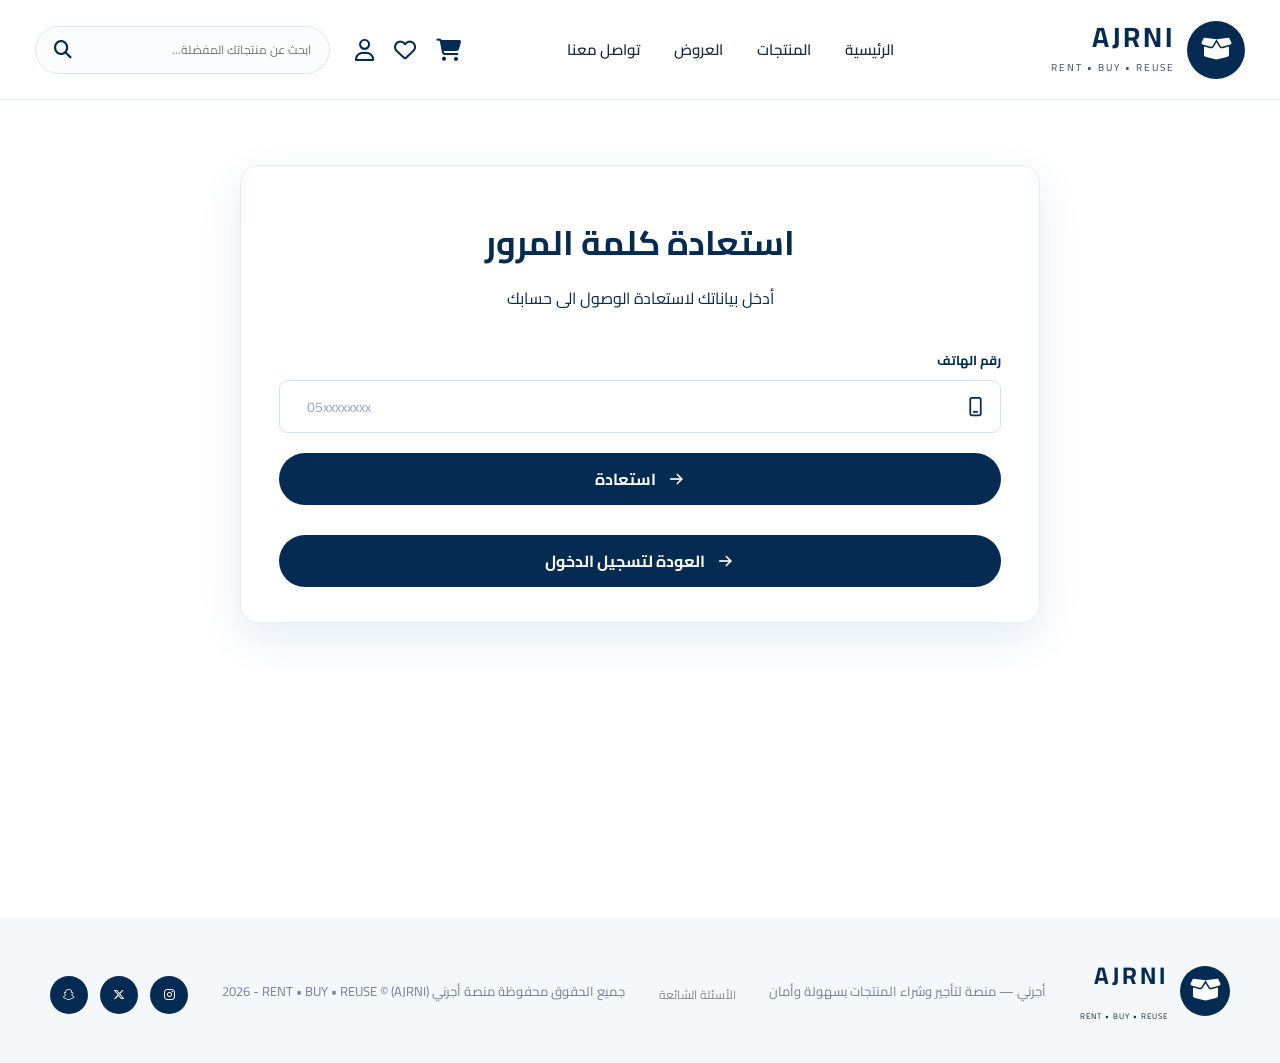
<file: forgot-password.html>
<!DOCTYPE html>
<html lang="ar" dir="rtl">
<head>
    <meta charset="UTF-8">
    <meta name="viewport" content="width=device-width, initial-scale=1.0">
    <title>استعادة كلمة المرور - AJRNI</title>
    <link rel="stylesheet" href="style.css">
    <link rel="stylesheet" href="signin-login.css">
    <!-- Google Font -->
    <link rel="preconnect" href="https://fonts.googleapis.com">
    <link rel="preconnect" href="https://fonts.gstatic.com" crossorigin>
    <link href="https://fonts.googleapis.com/css2?family=Cairo:wght@400;500;600;700;800&display=swap" rel="stylesheet">
    <!-- Icons -->
    <link rel="stylesheet"
          href="https://cdnjs.cloudflare.com/ajax/libs/font-awesome/6.5.2/css/all.min.css">

</head>
<body>
<header class="header"> <!---->
    <div class="logo-area">
        <div class="logo-circle">
            <i class="fa-solid fa-box-open"></i>
        </div>
        <div class="logo-text">
            <a href="index.html"><h1>AJRNI</h1></a>
            <span>RENT • BUY • REUSE</span>
        </div>
    </div>
    <nav class="navbar"> <!-- القوائم بالشريط -->
        <a href="index.html" >الرئيسية</a>
        <a href="prodcuts.html">المنتجات</a>
        <a href="#offers">العروض</a>
        <a href="contacct.html">تواصل معنا</a>
    </nav>
    <div class="header-actions"> <!-- الأيقونات -->
        <a href="cart.html">
            <i class="fa-solid fa-cart-shopping"></i>
        </a>
        <a href="favorite.html">
            <i class="fa-regular fa-heart"></i>
        </a>
        <a href="signin.html"><!--ايقونة صفحه التسجيل-->
            <i class="fa-regular fa-user"class="active"></i>
        </a>
    </div>
    <div class="search-box"> <!-- البحث -->
        <input type="text"
               placeholder="ابحث عن منتجاتك المفضلة...">
        <i class="fa-solid fa-magnifying-glass"></i>
    </div>
</header>
   
    <!-- MAIN-->
    <main>
        <div class="login-card">
            <!-- LOGIN HEADER -->
            <div class="login-header">
                <h1>
                    استعادة كلمة المرور
                </h1>
                <p>أدخل بياناتك لاستعادة الوصول الى حسابك</p>
            </div>
            <!-- LOGIN FORM -->
            <form id="loginForm">
                <!-- -->
                <div class="form-group">
                    <label>
                        رقم الهاتف
                    </label>
                    <div class="input-wrapper">
                        <svg xmlns="http://www.w3.org/2000/svg"
                            width="22"
                            height="22"
                            viewBox="0 0 24 24"
                            fill="none"
                            stroke="currentColor"
                            stroke-width="1.8"
                            stroke-linecap="round"
                            stroke-linejoin="round">
                            <rect x="6" y="2" width="12" height="20" rx="2"/>
                            <line x1="10" y1="18" x2="14" y2="18"/>
                        </svg>
                        <input type="tel"
                            id="phone"
                            placeholder="05xxxxxxxx"
                            maxlength="10"
                            pattern="05[0-9]{8}"
                            required>
                    </div>
                </div>
                <!--BUTTON -->
                <button type="submit"
                    class="login-button">
                    <svg viewBox="0 0 24 24">
                        <path d="M5 12h13">
                        </path>
                        <path d="M13 6l6 6-6 6">
                        </path>
                    </svg>
                    استعادة
                </button><br>
<!--BUTTON -->
                <a href="login.html"
                    type="submit"
                    class="login-button">
                    <svg viewBox="0 0 24 24">
                        <path d="M5 12h13">
                        </path>
                        <path d="M13 6l6 6-6 6">
                        </path>
                    </svg>
                    العودة لتسجيل الدخول
               
                </a>
            </form>
        </div>
    </main>

<!--FOOTER-->
<footer id="contact">
    <div class="footer-logo">
        <div class="logo-circle">
            <i class="fa-solid fa-box-open"></i>
        </div>
        <div>
            <h2>AJRNI</h2>
            <span>RENT • BUY • REUSE</span>
        </div>
    </div>
    <p>
        أجرني — منصة لتأجير وشراء المنتجات بسهولة وأمان
    </p>
        <a href="Qs.html">الأسئلة الشائعة</a>
    <p>جميع الحقوق محفوظة منصة أجرني (AJRNI) ©️ 2026 - RENT • BUY • REUSE</p>
    <div class="social">
        <a href="#">
            <i class="fa-brands fa-instagram"></i>
        </a>
        <a href="#">
            <i class="fa-brands fa-x-twitter"></i>
        </a>
        <a href="#">
            <i class="fa-brands fa-snapchat"></i>
        </a>
    </div>
</footer>
<script src="search.js"></script>
<script>
document.addEventListener("DOMContentLoaded", function () {
    const loginForm = document.getElementById("loginForm");

    if (loginForm) {
        loginForm.addEventListener("submit", function (event) {
            event.preventDefault();

            const phoneInput = document.getElementById("phone");
            const phone = phoneInput.value.trim();

            fetch('api/forgot-password.php', {
                method: 'POST',
                headers: { 'Content-Type': 'application/json' },
                body: JSON.stringify({ phone: phone })
            })
            .then(res => res.json())
            .then(data => {
                alert(data.message);
                if (data.status === 'success') {
                    setTimeout(() => {
                        window.location.href = "login.html";
                    }, 1500);
                }
            })
            .catch(() => {
                alert("حدث خطأ في الاتصال بالسيرفر، يرجى المحاولة لاحقاً.");
            });
        });
    }

    updateCartCount();
});

// تحديث عدد المنتجات فوق أيقونة السلة
function updateCartCount() {
    const cart = JSON.parse(localStorage.getItem("cart")) || [];
    const count = cart.reduce((total, item) => total + item.quantity, 0);
    const cartButton = document.querySelector(".header-actions .fa-cart-shopping");

    if (!cartButton) return;

    const oldBadge = document.querySelector(".cart-count");
    if (oldBadge) {
        oldBadge.remove();
    }

    if (count > 0) {
        const badge = document.createElement("span");
        badge.className = "cart-count";
        badge.textContent = count;
        cartButton.parentElement.style.position = "relative";
        cartButton.parentElement.appendChild(badge);
    }
}
</script>
</body>
</html>
</file>
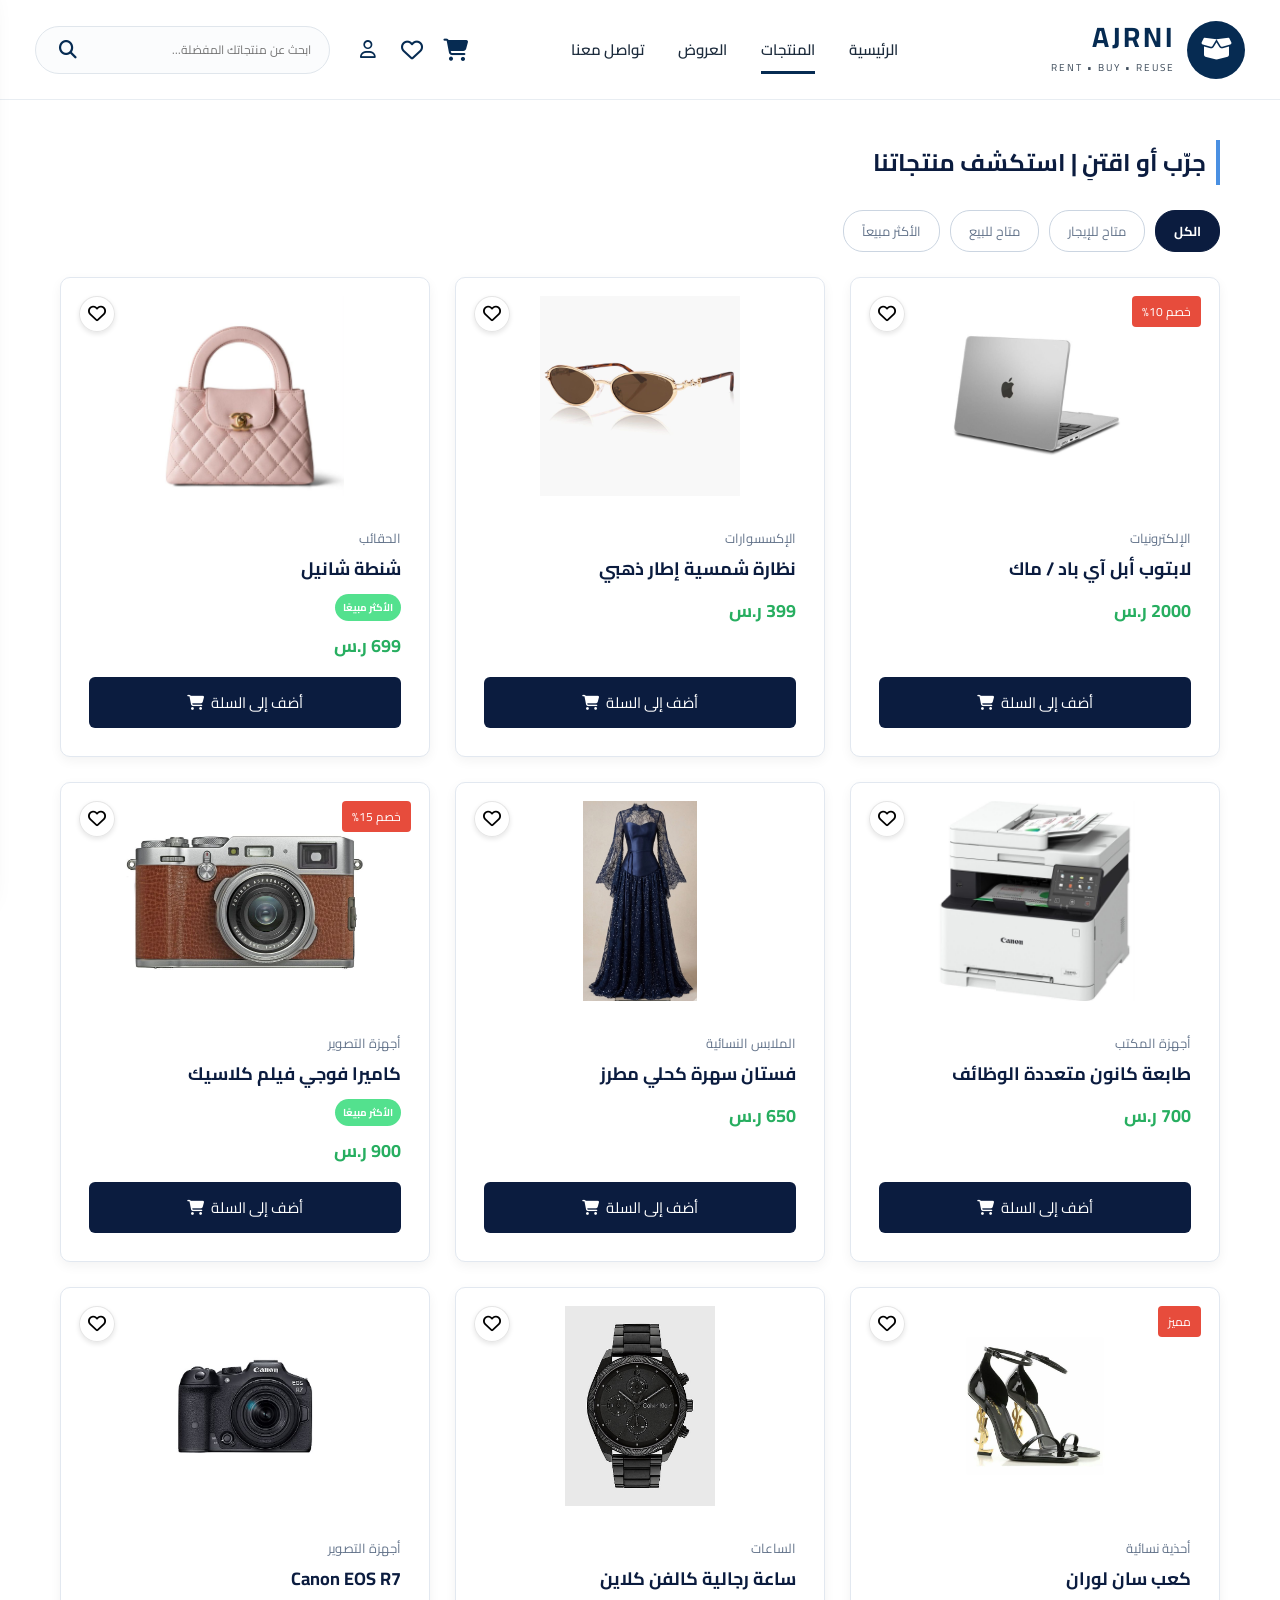
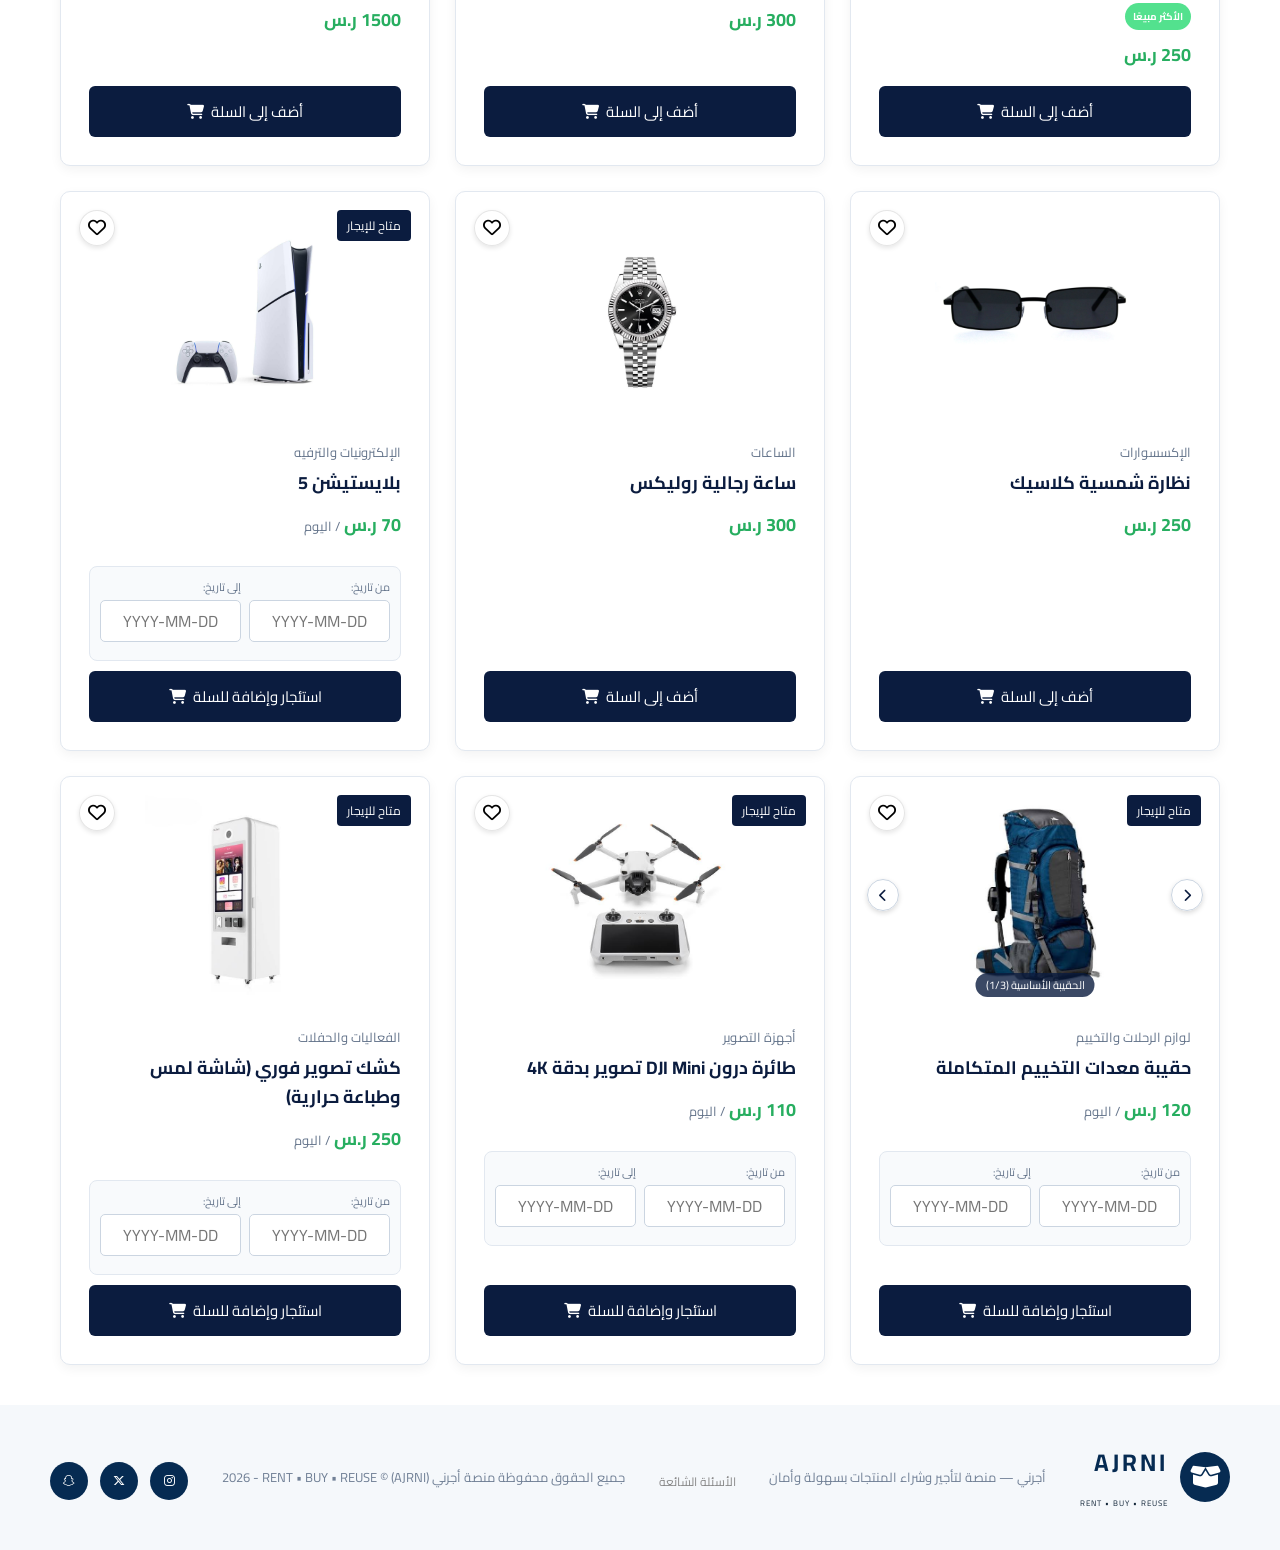
<file: prodcuts.html>
<!DOCTYPE html>
<html lang="ar" dir="rtl">
<head>
    <meta charset="UTF-8">
    <meta name="viewport" content="width=device-width, initial-scale=1.0">
    <title>المنتجات - AJRNI</title>
    <link rel="stylesheet" href="style.css">
    <!-- Google Font -->
    <link rel="preconnect" href="https://fonts.googleapis.com">
    <link rel="preconnect" href="https://fonts.gstatic.com" crossorigin>
    <link
        href="https://fonts.googleapis.com/css2?family=Cairo:wght@400;500;600;700;800&display=swap"
        rel="stylesheet">
    <!-- Icons -->
    <link
        rel="stylesheet"
        href="https://cdnjs.cloudflare.com/ajax/libs/font-awesome/6.5.2/css/all.min.css">
    <style>
        * {
            margin: 0;
            padding: 0;
            box-sizing: border-box;
        }
        :root {
            --navy: #062b52;
            --dark-navy: #041f3b;
            --light-blue: #eef5fb;
            --border: #e2e8ef;
            --text: #15283b;
            --gray: #718096;
            --white: #ffffff;
        }
        body {
            font-family: "Cairo", sans-serif;
            background: #ffffff;
            color: var(--text);
        }
        a {
            text-decoration: none;
            color: inherit;
        }
        button {
            font-family: inherit;
            cursor: pointer;
        }
        .container {
            max-width: 1200px;
            margin: 40px auto;
            padding: 0 20px;
        }
        .section-title {
            font-size: 24px;
            color: #0b1c3f;
            margin-bottom: 25px;
            border-right: 4px solid #4a90e2;
            padding-right: 10px;
        }
        /* =========================
           PRODUCTS
        ========================= */
        .products {
            display: grid;
            grid-template-columns: repeat(3, 1fr);
            gap: 25px;
        }
        .product-card {
            background: white;
            border-radius: 10px;
            overflow: hidden;
            box-shadow: 0 4px 12px rgba(0, 0, 0, 0.05);
            border: 1px solid #e2e8f0;
            display: flex;
            flex-direction: column;
            transition: transform 0.3s, box-shadow 0.3s;
        }
        .product-card:hover {
            transform: translateY(-5px);
            box-shadow: 0 8px 20px rgba(0, 0, 0, 0.1);
        }
        .product-img-container {
            position: relative;
            height: 220px;
            background: #ffffff;
            display: flex;
            align-items: center;
            justify-content: center;
            padding: 10px;
        }
        .product-img-container img {
            max-width: 100%;
            max-height: 100%;
            object-fit: contain;
        }
        .badge {
            position: absolute;
            top: 10px;
            right: 10px;
            background-color: #e74c3c;
            color: white;
            padding: 4px 10px;
            font-size: 12px;
            border-radius: 4px;
            z-index: 2;
        }
        .wishlist-btn {
            position: absolute;
            top: 10px;
            left: 10px;
            background-color: rgba(255, 255, 255, 0.9);
            border: 1px solid rgba(0, 0, 0, 0.1);
            width: 36px;
            height: 36px;
            border-radius: 50%;
            cursor: pointer;
            font-size: 18px;
            display: flex;
            align-items: center;
            justify-content: center;
            box-shadow: 0 2px 5px rgba(0, 0, 0, 0.1);
            transition: 0.2s;
            z-index: 2;
        }
        .wishlist-btn:hover {
            transform: scale(1.08);
        }
        .product-info {
            padding: 20px;
            display: flex;
            flex-direction: column;
            flex: 1;
        }
        .product-category {
            font-size: 13px;
            color: #64748b;
            margin-bottom: 5px;
        }
        .product-name {
            font-size: 18px;
            color: #0b1c3f;
            margin-bottom: 10px;
            font-weight: bold;
        }
        .product-price {
            font-size: 18px;
            color: #27ae60;
            font-weight: bold;
            margin-bottom: 15px;
        }
        .cart-btn {
            width: 100%;
            background-color: #0b1c3f;
            color: white;
            border: none;
            padding: 11px;
            border-radius: 6px;
            font-size: 15px;
            cursor: pointer;
            margin-top: auto;
            transition: 0.3s;
        }
        .cart-btn:hover {
            background-color: #1e3a8a;
        }
        /* =========================
           SEARCH
        ========================= */
        .search-box button {
            background: transparent;
            border: none;
            color: var(--navy);
            font-size: 18px;
            cursor: pointer;
            padding: 5px;
        }
        .search-box button:hover {
            color: #1e5a91;
        }
        .no-search-results {
            grid-column: 1 / -1;
            text-align: center;
            padding: 50px 20px;
            color: #718096;
            font-size: 18px;
        }
        /* =========================
           CART COUNT
        ========================= */
        .cart-count {
            position: absolute;
            top: -8px;
            right: -8px;
            background: #e74c3c;
            color: white;
            width: 20px;
            height: 20px;
            border-radius: 50%;
            font-size: 11px;
            font-weight: bold;
            display: flex;
            align-items: center;
            justify-content: center;
        }
        /* =========================
           POPULAR
        ========================= */
        .popular-badge {
            display: inline-block;
            width: fit-content;
            background-color: #53e18e;
            color: white;
            padding: 4px 8px;
            border-radius: 15px;
            font-size: 10px;
            font-weight: bold;
            margin-bottom: 8px;
        }
        /* =========================
           MOBILE
        ========================= */

        @media (max-width: 900px) {

            .products {
                grid-template-columns: repeat(2, 1fr);
            }
        }
        @media (max-width: 600px) {
            .products {
                grid-template-columns: 1fr;
            }
            .container {
                margin: 25px auto;
                padding: 0 15px;
            }
            .section-title {
                font-size: 20px;
            }
        }

        /* =====================================
   RESPONSIVE FIXES - PRODUCTS PAGE
===================================== */

.container,
.products,
.product-card,
.product-info {
    min-width: 0;
}

.products {
    grid-template-columns: repeat(3, minmax(0, 1fr));
}

.product-name {
    overflow-wrap: anywhere;
    line-height: 1.6;
}

.product-img-container {
    min-width: 0;
}

.product-img-container img {
    width: auto;
    max-width: 100%;
    max-height: 100%;
    object-fit: contain;
}

.product-info {
    padding: clamp(10px, 2vw, 20px);
}

.rent-details-box {
    min-width: 0;
}

.rent-details-box input {
    width: 100%;
    min-width: 0;
    font-size: 16px !important;
}

.filter-tabs {
    align-items: center;
}

.filter-btn {
    max-width: 100%;
    white-space: normal;
}

@media (max-width: 900px) {
    .products {
        grid-template-columns: repeat(2, minmax(0, 1fr));
        gap: 16px;
    }

    .container {
        margin-block: 25px;
    }

    .product-img-container {
        height: 190px;
    }
}

@media (max-width: 600px) {
    .container {
        width: 100%;
        padding-inline: 12px;
        margin-block: 20px;
    }

    .products {
        grid-template-columns: repeat(2, minmax(0, 1fr));
        gap: 10px;
    }

    .product-img-container {
        height: auto;
        aspect-ratio: 1 / 1;
        padding: 8px;
    }

    .product-info {
        padding: 10px;
    }

    .product-name {
        font-size: 14px;
        margin-bottom: 8px;
    }

    .product-category {
        font-size: 11px;
    }

    .product-price {
        font-size: 15px;
        overflow-wrap: anywhere;
    }

    .cart-btn {
        padding: 10px 5px;
        font-size: 12px;
        line-height: 1.7;
    }

    .wishlist-btn {
        width: 32px;
        height: 32px;
        font-size: 15px;
    }

    .badge {
        max-width: calc(100% - 60px);
        font-size: 10px;
        padding: 4px 6px;
    }

    .rent-details-box > div:first-child {
        gap: 6px !important;
    }

    .rent-details-box label {
        font-size: 10px !important;
    }

    .rent-details-box input {
        padding-inline: 3px !important;
    }

    .section-title {
        font-size: clamp(18px, 5vw, 22px);
        line-height: 1.7;
    }
}

@media (max-width: 340px) {
    .products {
        grid-template-columns: minmax(0, 1fr);
    }

    .product-img-container {
        aspect-ratio: 1.2 / 1;
    }
}


    </style>
</head>
<body>
<!-- =========================
     HEADER
========================= -->
<header class="header"> <!--الشريط-->
    <div class="logo-area">
        <div class="logo-circle">
            <i class="fa-solid fa-box-open"></i>
        </div>
        <div class="logo-text">
            <a href="index.html"><h1>AJRNI</h1></a>
            <span>RENT • BUY • REUSE</span>
        </div>
    </div>

    <nav class="navbar"> <!-- القوائم بالشريط -->
        <a href="index.html">الرئيسية</a>
        <a href="prodcuts.html" class="active">المنتجات</a>
        <a href="offerss.html">العروض</a>
        <a href="contacct.html">تواصل معنا</a>
    </nav>

    <div class="header-actions"> <!-- الأيقونات -->
        <a href="cart.html" title="السلة">
            <i class="fa-solid fa-cart-shopping"></i>
        </a>
        <a href="favorite.html" title="المفضلة">
            <i class="fa-regular fa-heart"></i>
        </a>
        <div id="userHeaderAction" style="display: inline-block;">
            <button type="button" onclick="toggleUserSidebar()" title="حسابي ولوحة التحكم" style="background: transparent; border: none; font-size: 18px; color: var(--navy); cursor: pointer; padding: 5px;">
                <i class="fa-regular fa-user"></i>
            </button>
        </div>
    </div>

    <div class="search-box">
        <input
            type="text"
            id="searchInput"
            placeholder="ابحث عن منتجاتك المفضلة...">
        <button id="searchButton" type="button">
            <i class="fa-solid fa-magnifying-glass"></i>
        </button>
    </div>
</header>
<!-- =========================
     MAIN
========================= -->
<main class="container">
    <h2 class="section-title">
       جرّب أو اقتنِ | استكشف منتجاتنا
    </h2>
    <!-- شريط تصفية المنتجات -->
    <div class="filter-tabs" style="display: flex; gap: 10px; margin-bottom: 25px; flex-wrap: wrap;">
        <button type="button" class="filter-btn active" onclick="filterProducts('all', this)" style="padding: 8px 18px; border: 1px solid #0b1c3f; background: #0b1c3f; color: white; border-radius: 20px; font-size: 13px; font-weight: bold; cursor: pointer;">الكل</button>
        <button type="button" class="filter-btn" onclick="filterProducts('rent', this)" style="padding: 8px 18px; border: 1px solid #cbd5e1; background: white; color: #64748b; border-radius: 20px; font-size: 13px; cursor: pointer;">متاح للإيجار</button>
        <button type="button" class="filter-btn" onclick="filterProducts('buy', this)" style="padding: 8px 18px; border: 1px solid #cbd5e1; background: white; color: #64748b; border-radius: 20px; font-size: 13px; cursor: pointer;">متاح للبيع</button>
        <button type="button" class="filter-btn" onclick="filterProducts('popular', this)" style="padding: 8px 18px; border: 1px solid #cbd5e1; background: white; color: #64748b; border-radius: 20px; font-size: 13px; cursor: pointer;">الأكثر مبيعاً</button>
    </div>
    <div
        class="products"
        id="productsContainer">
        <!-- =========================
             PRODUCT 1
        ========================== -->
        <div
            class="product-card"
            data-type="buy"
            data-name="لابتوب أبل آي باد ماك"
            data-price="2000"
            data-image="macbook.jpg">
            <div class="product-img-container">
                <span class="badge">
                    خصم 10%
                </span>
                <button
                    class="wishlist-btn"
                    type="button"
                    onclick="addToFavorites(this)" >
                    <i class="fa-regular fa-heart"></i>
                </button>
                <img
                    src="macbook.jpg"
                    alt="لابتوب أبل آي باد ماك" >
            </div>
            <div class="product-info">
                <div class="product-category">
                    الإلكترونيات
                </div>
                <div class="product-name">
                    لابتوب أبل آي باد / ماك
                </div>
                <div class="product-price">
                    2000 ر.س
                </div>
                <button class="cart-btn" type="button">
                    أضف إلى السلة
                    <i class="fa-solid fa-cart-shopping"></i>
                </button>
            </div>
        </div>
        <!-- PRODUCT 2 -->
        <div
            class="product-card"
            data-type="buy"
            data-name="نظارة شمسية إطار ذهبي"
            data-price="399"
            data-image="brown glasses.jpg">
            <div class="product-img-container">
                <button
                    class="wishlist-btn"
                    type="button"
                    onclick="addToFavorites(this)" >
                    <i class="fa-regular fa-heart"></i>
                </button>
                <img
                    src="brown glasses.jpg"
                    alt="نظارة شمسية إطار ذهبي" >
            </div>
            <div class="product-info">
                <div class="product-category">
                    الإكسسوارات
                </div>
                <div class="product-name">
                    نظارة شمسية إطار ذهبي
                </div>
                <div class="product-price">
                    399 ر.س
                </div>
                <button class="cart-btn" type="button">
                    أضف إلى السلة
                    <i class="fa-solid fa-cart-shopping"></i>
                </button>
            </div>
        </div>
        <!-- PRODUCT 3 -->
        <div
            class="product-card"
             data-type="buy"
            data-name="شنطة شانيل"
            data-price="699"
            data-image="bag.jpg">
            <div class="product-img-container">
                <button
                    class="wishlist-btn"
                    type="button"
                    onclick="addToFavorites(this)">
                    <i class="fa-regular fa-heart"></i>
                </button>
                <img
                    src="bag.jpg"
                    alt="شنطة شانيل">
            </div>
            <div class="product-info">
                <div class="product-category">
                    الحقائب
                </div>
                <div class="product-name">
                    شنطة شانيل
                </div>
                <div class="popular-badge">
                    الأكثر مبيعًا
                </div>
                <div class="product-price">
                    699 ر.س
                </div>
                <button class="cart-btn" type="button">
                    أضف إلى السلة
                    <i class="fa-solid fa-cart-shopping"></i>
                </button>
            </div>
        </div>
        <!-- PRODUCT 4 -->
        <div
            class="product-card"
            data-type="buy"
            data-name="طابعة كانون متعددة الوظائف"
            data-price="700"
            data-image="printer.jpg" >
            <div class="product-img-container">
                <button
                    class="wishlist-btn"
                    type="button"
                    onclick="addToFavorites(this)">
                    <i class="fa-regular fa-heart"></i>
                </button>
                <img
                    src="printer.jpg"
                    alt="طابعة كانون متعددة الوظائف" >
            </div>
            <div class="product-info">
                <div class="product-category">
                    أجهزة المكتب
                </div>
                <div class="product-name">
                    طابعة كانون متعددة الوظائف
                </div>
                <div class="product-price">
                    700 ر.س
                </div>
                <button class="cart-btn" type="button">
                    أضف إلى السلة
                    <i class="fa-solid fa-cart-shopping"></i>
                </button>
            </div>
        </div>
        <!-- PRODUCT 5 -->
        <div
            class="product-card"
            data-type="buy"
            data-name="فستان سهرة كحلي مطرز"
            data-price="650"
            data-image="dress.jpg">
            <div class="product-img-container">
                <button
                    class="wishlist-btn"
                    type="button"
                    onclick="addToFavorites(this)">
                    <i class="fa-regular fa-heart"></i>
                </button>
                <img
                    src="dress.jpg"
                    alt="فستان سهرة كحلي مطرز" >
            </div>
            <div class="product-info">
                <div class="product-category">
                    الملابس النسائية
                </div>
                <div class="product-name">
                    فستان سهرة كحلي مطرز
                </div>
                <div class="product-price">
                    650 ر.س
                </div>
                <button class="cart-btn" type="button">
                    أضف إلى السلة
                    <i class="fa-solid fa-cart-shopping"></i>
                </button>
            </div>
        </div>
        <!-- PRODUCT 6 -->
        <div
            class="product-card"
            data-type="buy"
            data-name="كاميرا فوجي فيلم كلاسيك"
            data-price="900"
            data-image="cam.jpg">
            <div class="product-img-container">
                <span class="badge">
                    خصم 15%
                </span>
                <button
                    class="wishlist-btn"
                    type="button"
                    onclick="addToFavorites(this)" >
                    <i class="fa-regular fa-heart"></i>
                </button>
                <img
                    src="cam.jpg"
                    alt="كاميرا فوجي فيلم كلاسيك">

            </div>
            <div class="product-info">

                <div class="product-category">
                    أجهزة التصوير
                </div>

                <div class="product-name">
                    كاميرا فوجي فيلم كلاسيك
                </div>


                <div class="popular-badge">
                    الأكثر مبيعًا
                </div>


                <div class="product-price">
                    900 ر.س
                </div>


                <button class="cart-btn" type="button">
                    أضف إلى السلة
                    <i class="fa-solid fa-cart-shopping"></i>
                </button>

            </div>

        </div>



        <!-- PRODUCT 7 -->

        <div
            class="product-card"
            data-type="buy"
            data-name="كعب سان لوران"
            data-price="250"
            data-image="heels.jpg"
        >

            <div class="product-img-container">

                <span class="badge">
                    مميز
                </span>


                <button
                    class="wishlist-btn"
                    type="button"
                    onclick="addToFavorites(this)"
                >

                    <i class="fa-regular fa-heart"></i>

                </button>


                <img
                    src="heels.jpg"
                    alt="كعب سان لوران"
                >

            </div>


            <div class="product-info">

                <div class="product-category">
                    أحذية نسائية
                </div>

                <div class="product-name">
                    كعب سان لوران
                </div>


                <div class="popular-badge">
                    الأكثر مبيعًا
                </div>


                <div class="product-price">
                    250 ر.س
                </div>


                <button class="cart-btn" type="button">
                    أضف إلى السلة
                    <i class="fa-solid fa-cart-shopping"></i>
                </button>

            </div>

        </div>



        <!-- PRODUCT 8 -->

        <div
            class="product-card"
            data-type="buy"
            data-name="ساعة رجالية كالفن كلاين"
            data-price="300"
            data-image="ck watch.jpg"
        >

            <div class="product-img-container">

                <button
                    class="wishlist-btn"
                    type="button"
                    onclick="addToFavorites(this)"
                >

                    <i class="fa-regular fa-heart"></i>

                </button>


                <img
                    src="ck watch.jpg"
                    alt="ساعة رجالية كالفن كلاين"
                >

            </div>


            <div class="product-info">

                <div class="product-category">
                    الساعات
                </div>

                <div class="product-name">
                    ساعة رجالية كالفن كلاين
                </div>

                <div class="product-price">
                    300 ر.س
                </div>


                <button class="cart-btn" type="button">
                    أضف إلى السلة
                    <i class="fa-solid fa-cart-shopping"></i>
                </button>

            </div>

        </div>

        <!-- Canon EOS R7 -->
        <div class="product-card" data-type="buy" data-name="Canon EOS R7" data-price="1500" data-image="canon.jpg">
            <div class="product-img-container">
                <button class="wishlist-btn" type="button" onclick="addToFavorites(this)">
                    <i class="fa-regular fa-heart"></i>
                </button>
                <img src="canon.jpg" alt="Canon EOS R7">
            </div>
            <div class="product-info">
                <div class="product-category">أجهزة التصوير</div>
                <div class="product-name">Canon EOS R7</div>
                <div class="product-price">1500 ر.س</div>
                <button class="cart-btn" type="button">
                    أضف إلى السلة
                    <i class="fa-solid fa-cart-shopping"></i>
                </button>
            </div>
        </div>

        <!-- نظارة شمسية كلاسيك -->
        <div class="product-card" data-type="buy" data-name="نظارة شمسية كلاسيك" data-price="250" data-image="sunglasses.jpg">
            <div class="product-img-container">
                <button class="wishlist-btn" type="button" onclick="addToFavorites(this)">
                    <i class="fa-regular fa-heart"></i>
                </button>
                <img src="sunglasses.jpg" alt="نظارة شمسية كلاسيك">
            </div>
            <div class="product-info">
                <div class="product-category">الإكسسوارات</div>
                <div class="product-name">نظارة شمسية كلاسيك</div>
                <div class="product-price">250 ر.س</div>
                <button class="cart-btn" type="button">
                    أضف إلى السلة
                    <i class="fa-solid fa-cart-shopping"></i>
                </button>
            </div>
        </div>

        <!-- ساعة رجالية روليكس -->
        <div class="product-card" data-type="buy" data-name="ساعة رجالية روليكس" data-price="300" data-image="rolex.jpg">
            <div class="product-img-container">
                <button class="wishlist-btn" type="button" onclick="addToFavorites(this)">
                    <i class="fa-regular fa-heart"></i>
                </button>
                <img src="rolex.jpg" alt="ساعة رجالية روليكس">
            </div>
            <div class="product-info">
                <div class="product-category">الساعات</div>
                <div class="product-name">ساعة رجالية روليكس</div>
                <div class="product-price">300 ر.س</div>
                <button class="cart-btn" type="button">
                    أضف إلى السلة
                    <i class="fa-solid fa-cart-shopping"></i>
                </button>
            </div>
        </div>
        <!-- PRODUCT 9 (إيجار: بلايستيشن 5) -->
        <div
            class="product-card"
            data-type="rent"
            data-name="بلايستيشن 5"
            data-price="70"
            data-image="ps5.jpg"
        >

            <div class="product-img-container">

                <span class="badge" style="background-color: #0b1c3f; color: #fff;">
                    متاح للإيجار
                </span>

                <button
                    class="wishlist-btn"
                    type="button"
                    onclick="addToFavorites(this)"
                >
                    <i class="fa-regular fa-heart"></i>
                </button>

                <img
                    src="ps5.jpg"
                    alt="بلايستيشن 5"
                >

            </div>

            <div class="product-info">

                <div class="product-category">
                    الإلكترونيات والترفيه
                </div>

                <div class="product-name">
                    بلايستيشن 5
                </div>

                <div class="product-price">
                    70 ر.س <span style="font-size: 13px; font-weight: normal; color: #64748b;">/ اليوم</span>
                </div>

                <!-- حجز المدة والتاريخ للإيجار -->
                <div class="rent-details-box" style="margin: 10px 0; padding: 10px; background: #f8fafc; border-radius: 8px; border: 1px solid #e2e8f0; font-size: 13px;">
                    <div style="display: flex; gap: 8px; margin-bottom: 8px;">
                        <div style="flex: 1;">
                            <label style="display: block; font-size: 11px; color: #64748b; margin-bottom: 3px;">من تاريخ:</label>
                            <input type="text" class="start-date" placeholder="YYYY-MM-DD" onfocus="(this.type='date')" onblur="if(!this.value)this.type='text'" onchange="updateRentCalc(this, 70, 150)" style="width: 100%; padding: 5px 8px; border: 1px solid #cbd5e1; border-radius: 5px; font-size: 12px; box-sizing: border-box; color: #334155; text-align: center;">
                        </div>
                        <div style="flex: 1;">
                            <label style="display: block; font-size: 11px; color: #64748b; margin-bottom: 3px;">إلى تاريخ:</label>
                            <input type="text" class="end-date" placeholder="YYYY-MM-DD" onfocus="(this.type='date')" onblur="if(!this.value)this.type='text'" onchange="updateRentCalc(this, 70, 150)" style="width: 100%; padding: 5px 8px; border: 1px solid #cbd5e1; border-radius: 5px; font-size: 12px; box-sizing: border-box; color: #334155; text-align: center;">
                        </div>
                    </div>
                    <div class="rent-calc-info" style="display: none; text-align: center; color: #1e293b; font-weight: bold; border-top: 1px dashed #cbd5e1; padding-top: 6px;">
                        المدة: <span class="days-val">0</span> أيام | الإجمالي: <span class="total-val">0</span> ر.س
                        <div style="font-size: 11px; color: #16a34a; font-weight: normal; margin-top: 2px;">(شامل 150 ر.س تأمين مسترد)</div>
                    </div>
                </div>

                <button 
                    class="cart-btn" 
                    type="button" 
                    onclick="addRentItemToCart(this, 'بلايستيشن 5', 70, 'ps5.jpg', 150)"
                    style="background-color: #0b1c3f;"
                >
                    استئجار وإضافة للسلة
                    <i class="fa-solid fa-cart-shopping"></i>
                </button>

            </div>

        </div>

       <!-- PRODUCT 10 (إيجار: حقيبة معدات التخييم) -->
        <div
            class="product-card"
            data-type="rent"
            data-name="حقيبة معدات التخييم المتكاملة"
            data-price="120"
            data-image="camping-bag.jpg"
        >

            <div class="product-img-container">

                <span class="badge" style="background-color: #0b1c3f; color: #fff;">
                    متاح للإيجار
                </span>

                <button
                    class="wishlist-btn"
                    type="button"
                    onclick="addToFavorites(this)"
                >
                    <i class="fa-regular fa-heart"></i>
                </button>

                <!-- زر السهم لليمين -->
                <button type="button" onclick="changeCampingSlide(-1)" style="position: absolute; right: 8px; top: 50%; transform: translateY(-50%); background: rgba(255,255,255,0.9); border: 1px solid #cbd5e1; border-radius: 50%; width: 32px; height: 32px; display: flex; align-items: center; justify-content: center; cursor: pointer; z-index: 3; font-size: 13px; color: #0b1c3f; box-shadow: 0 2px 5px rgba(0,0,0,0.15);">
                    <i class="fa-solid fa-chevron-right"></i>
                </button>

                <!-- صورة الحقيبة -->
                <img
                    id="campingSliderImg"
                    src="camping-bag.jpg"
                    alt="حقيبة معدات التخييم المتكاملة"
                    style="transition: opacity 0.2s;"
                >

                <!-- زر السهم لليسار -->
                <button type="button" onclick="changeCampingSlide(1)" style="position: absolute; left: 8px; top: 50%; transform: translateY(-50%); background: rgba(255,255,255,0.9); border: 1px solid #cbd5e1; border-radius: 50%; width: 32px; height: 32px; display: flex; align-items: center; justify-content: center; cursor: pointer; z-index: 3; font-size: 13px; color: #0b1c3f; box-shadow: 0 2px 5px rgba(0,0,0,0.15);">
                    <i class="fa-solid fa-chevron-left"></i>
                </button>

                <!-- شريط توضيحي باسم الأداة المعروضة والترقيم -->
                <div style="position: absolute; bottom: 8px; left: 50%; transform: translateX(-50%); background: rgba(11, 28, 63, 0.8); color: white; padding: 2px 10px; border-radius: 12px; font-size: 11px; z-index: 3; white-space: nowrap;">
                    <span id="campingItemTitle">الحقيبة الأساسية</span> (<span id="campingSlideNum">1</span>/3)
                </div>

            </div>

            <div class="product-info">

                <div class="product-category">
                    لوازم الرحلات والتخييم
                </div>

                <div class="product-name">
                    حقيبة معدات التخييم المتكاملة
                </div>

                <div class="product-price">
                    120 ر.س <span style="font-size: 13px; font-weight: normal; color: #64748b;">/ اليوم</span>
                </div>

                <!-- حجز المدة والتاريخ للإيجار -->
                <div class="rent-details-box" style="margin: 10px 0; padding: 10px; background: #f8fafc; border-radius: 8px; border: 1px solid #e2e8f0; font-size: 13px;">
                    <div style="display: flex; gap: 8px; margin-bottom: 8px;">
                        <div style="flex: 1;">
                            <label style="display: block; font-size: 11px; color: #64748b; margin-bottom: 3px;">من تاريخ:</label>
                            <input type="text" class="start-date" placeholder="YYYY-MM-DD" onfocus="(this.type='date')" onblur="if(!this.value)this.type='text'" onchange="updateRentCalc(this, 120, 200)" style="width: 100%; padding: 5px 8px; border: 1px solid #cbd5e1; border-radius: 5px; font-size: 12px; box-sizing: border-box; color: #334155; text-align: center;">
                        </div>
                        <div style="flex: 1;">
                            <label style="display: block; font-size: 11px; color: #64748b; margin-bottom: 3px;">إلى تاريخ:</label>
                            <input type="text" class="end-date" placeholder="YYYY-MM-DD" onfocus="(this.type='date')" onblur="if(!this.value)this.type='text'" onchange="updateRentCalc(this, 120, 200)" style="width: 100%; padding: 5px 8px; border: 1px solid #cbd5e1; border-radius: 5px; font-size: 12px; box-sizing: border-box; color: #334155; text-align: center;">
                        </div>
                    </div>
                    <div class="rent-calc-info" style="display: none; text-align: center; color: #1e293b; font-weight: bold; border-top: 1px dashed #cbd5e1; padding-top: 6px;">
                        المدة: <span class="days-val">0</span> أيام | الإجمالي: <span class="total-val">0</span> ر.س
                        <div style="font-size: 11px; color: #16a34a; font-weight: normal; margin-top: 2px;">(شامل 200 ر.س تأمين مسترد)</div>
                    </div>
                </div>

                <button 
                    class="cart-btn" 
                    type="button" 
                    onclick="addRentItemToCart(this, 'حقيبة معدات التخييم المتكاملة', 120, 'camping-bag.jpg', 200)"
                    style="background-color: #0b1c3f;"
                >
                    استئجار وإضافة للسلة
                    <i class="fa-solid fa-cart-shopping"></i>
                </button>

            </div>

        </div>

        <!-- PRODUCT 11 (إيجار: طائرة درون DJI Mini) -->
        <div
            class="product-card"
            data-type="rent"
            data-name="طائرة درون DJI Mini تصوير بدقة 4K"
            data-price="110"
            data-image="drone.jpg"
        >

            <div class="product-img-container">

                <span class="badge" style="background-color: #0b1c3f; color: #fff;">
                    متاح للإيجار
                </span>

                <button
                    class="wishlist-btn"
                    type="button"
                    onclick="addToFavorites(this)"
                >
                    <i class="fa-regular fa-heart"></i>
                </button>

                <img
                    src="drone.jpg"
                    alt="طائرة درون DJI Mini تصوير بدقة 4K"
                >

            </div>

            <div class="product-info">

                <div class="product-category">
                    أجهزة التصوير
                </div>

                <div class="product-name">
                    طائرة درون DJI Mini تصوير بدقة 4K
                </div>

                <div class="product-price">
                    110 ر.س <span style="font-size: 13px; font-weight: normal; color: #64748b;">/ اليوم</span>
                </div>

                <!-- حجز المدة والتاريخ للإيجار -->
                <div class="rent-details-box" style="margin: 10px 0; padding: 10px; background: #f8fafc; border-radius: 8px; border: 1px solid #e2e8f0; font-size: 13px;">
                    <div style="display: flex; gap: 8px; margin-bottom: 8px;">
                        <div style="flex: 1;">
                            <label style="display: block; font-size: 11px; color: #64748b; margin-bottom: 3px;">من تاريخ:</label>
                            <input type="text" class="start-date" placeholder="YYYY-MM-DD" onfocus="(this.type='date')" onblur="if(!this.value)this.type='text'" onchange="updateRentCalc(this, 110, 300)" style="width: 100%; padding: 5px 8px; border: 1px solid #cbd5e1; border-radius: 5px; font-size: 12px; box-sizing: border-box; color: #334155; text-align: center;">
                        </div>
                        <div style="flex: 1;">
                            <label style="display: block; font-size: 11px; color: #64748b; margin-bottom: 3px;">إلى تاريخ:</label>
                            <input type="text" class="end-date" placeholder="YYYY-MM-DD" onfocus="(this.type='date')" onblur="if(!this.value)this.type='text'" onchange="updateRentCalc(this, 110, 300)" style="width: 100%; padding: 5px 8px; border: 1px solid #cbd5e1; border-radius: 5px; font-size: 12px; box-sizing: border-box; color: #334155; text-align: center;">
                        </div>
                    </div>
                    <div class="rent-calc-info" style="display: none; text-align: center; color: #1e293b; font-weight: bold; border-top: 1px dashed #cbd5e1; padding-top: 6px;">
                        المدة: <span class="days-val">0</span> أيام | الإجمالي: <span class="total-val">0</span> ر.س
                        <div style="font-size: 11px; color: #16a34a; font-weight: normal; margin-top: 2px;">(شامل 300 ر.س تأمين مسترد)</div>
                    </div>
                </div>

                <button 
                    class="cart-btn" 
                    type="button" 
                    onclick="addRentItemToCart(this, 'طائرة درون DJI Mini تصوير بدقة 4K', 110, 'drone.jpg', 300)"
                    style="background-color: #0b1c3f;"
                >
                    استئجار وإضافة للسلة
                    <i class="fa-solid fa-cart-shopping"></i>
                </button>

            </div>

        </div>

        <!-- PRODUCT 12 (إيجار: كشك تصوير فوري فوتوبوث) -->
        <div
            class="product-card"
            data-type="rent"
            data-name="كشك تصوير فوري (شاشة لمس وطباعة حرارية)"
            data-price="250"
            data-image="photobooth.jpg"
        >

            <div class="product-img-container">

                <span class="badge" style="background-color: #0b1c3f; color: #fff;">
                    متاح للإيجار
                </span>

                <button
                    class="wishlist-btn"
                    type="button"
                    onclick="addToFavorites(this)"
                >
                    <i class="fa-regular fa-heart"></i>
                </button>

                <img
                    src="photobooth.jpg"
                    alt="كشك تصوير فوري (شاشة لمس وطباعة حرارية)"
                >

            </div>

            <div class="product-info">

                <div class="product-category">
                    الفعاليات والحفلات
                </div>

                <div class="product-name">
                    كشك تصوير فوري (شاشة لمس وطباعة حرارية)
                </div>

                <div class="product-price">
                    250 ر.س <span style="font-size: 13px; font-weight: normal; color: #64748b;">/ اليوم</span>
                </div>

                <!-- حجز المدة والتاريخ للإيجار -->
                <div class="rent-details-box" style="margin: 10px 0; padding: 10px; background: #f8fafc; border-radius: 8px; border: 1px solid #e2e8f0; font-size: 13px;">
                    <div style="display: flex; gap: 8px; margin-bottom: 8px;">
                        <div style="flex: 1;">
                            <label style="display: block; font-size: 11px; color: #64748b; margin-bottom: 3px;">من تاريخ:</label>
                            <input type="text" class="start-date" placeholder="YYYY-MM-DD" onfocus="(this.type='date')" onblur="if(!this.value)this.type='text'" onchange="updateRentCalc(this, 250, 400)" style="width: 100%; padding: 5px 8px; border: 1px solid #cbd5e1; border-radius: 5px; font-size: 12px; box-sizing: border-box; color: #334155; text-align: center;">
                        </div>
                        <div style="flex: 1;">
                            <label style="display: block; font-size: 11px; color: #64748b; margin-bottom: 3px;">إلى تاريخ:</label>
                            <input type="text" class="end-date" placeholder="YYYY-MM-DD" onfocus="(this.type='date')" onblur="if(!this.value)this.type='text'" onchange="updateRentCalc(this, 250, 400)" style="width: 100%; padding: 5px 8px; border: 1px solid #cbd5e1; border-radius: 5px; font-size: 12px; box-sizing: border-box; color: #334155; text-align: center;">
                        </div>
                    </div>
                    <div class="rent-calc-info" style="display: none; text-align: center; color: #1e293b; font-weight: bold; border-top: 1px dashed #cbd5e1; padding-top: 6px;">
                        المدة: <span class="days-val">0</span> أيام | الإجمالي: <span class="total-val">0</span> ر.س
                        <div style="font-size: 11px; color: #16a34a; font-weight: normal; margin-top: 2px;">(شامل 400 ر.س تأمين مسترد)</div>
                    </div>
                </div>

                <button 
                    class="cart-btn" 
                    type="button" 
                    onclick="addRentItemToCart(this, 'كشك تصوير فوري (شاشة لمس وطباعة حرارية)', 250, 'photobooth.jpg', 400)"
                    style="background-color: #0b1c3f;">
                    استئجار وإضافة للسلة
                    <i class="fa-solid fa-cart-shopping"></i>
                </button>
            </div>
        </div>
    </div>
</main>



<!-- =========================
     FOOTER
========================= -->

<footer id="contact">

    <div class="footer-logo">

        <div class="logo-circle">

            <i class="fa-solid fa-box-open"></i>

        </div>


        <div>

            <h2>
                AJRNI
            </h2>

            <span>
                RENT • BUY • REUSE
            </span>

        </div>

    </div>
    <p>
        أجرني — منصة لتأجير وشراء المنتجات بسهولة وأمان
    </p>
    <a href="Qs.html">
        الأسئلة الشائعة
    </a>
    <p>
        جميع الحقوق محفوظة منصة أجرني (AJRNI)
        ©️ 2026 - RENT • BUY • REUSE
    </p>
    <div class="social">
        <a href="#">
            <i class="fa-brands fa-instagram"></i>
        </a>
        <a href="#">
            <i class="fa-brands fa-x-twitter"></i>
        </a>
        <a href="#">
            <i class="fa-brands fa-snapchat"></i>
        </a>
    </div>
</footer>

<!-- خلفية معتمة عند الفتح -->
<div id="sidebarOverlay" onclick="toggleUserSidebar()" style="position: fixed; inset: 0; background: rgba(11, 28, 63, 0.45); backdrop-filter: blur(2px); z-index: 9998; display: none; opacity: 0; transition: opacity 0.3s ease;"></div>

<!-- هيكل الشريط الجانبي المحدث والديناميكي -->
<aside id="userDrawer" style="position: fixed; top: 0; left: -380px; width: 360px; max-width: 90vw; height: 100vh; background: #ffffff; z-index: 9999; box-shadow: 4px 0 25px rgba(11, 28, 63, 0.15); transition: left 0.35s cubic-bezier(0.4, 0, 0.2, 1); display: flex; flex-direction: column; overflow-y: auto;">
    
    <!-- ترويسة الحساب -->
    <div style="padding: 22px 20px; background: #0b1c3f; color: #ffffff; display: flex; justify-content: space-between; align-items: center; border-bottom: 2px solid #1e3a8a;">
        <div style="display: flex; align-items: center; gap: 12px;">
            <div style="width: 44px; height: 44px; border-radius: 50%; background: #eef5fb; color: #0b1c3f; display: flex; align-items: center; justify-content: center; font-size: 18px; border: 2px solid #93c5fd;">
                <i class="fa-solid fa-user-check"></i>
            </div>
            <div>
                <div style="font-weight: 700; font-size: 15px; display: flex; align-items: center; gap: 6px;">
                    أهلاً بك، <span id="sideUserName">عميلنا العزيز</span>
                    <i class="fa-solid fa-circle-check" style="color: #60a5fa; font-size: 13px;"></i>
                </div>
                <div id="sideUserRoleBadge" style="font-size: 11px; color: #cbd5e1; margin-top: 2px;">
                    <i class="fa-solid fa-shield-halved" style="font-size: 10px;"></i> حساب عميل موثّق (مستأجر / مشتري)
                </div>
            </div>
        </div>
        <button type="button" onclick="toggleUserSidebar()" style="background: rgba(255,255,255,0.1); border: none; color: #ffffff; width: 32px; height: 32px; border-radius: 50%; display: flex; align-items: center; justify-content: center; font-size: 15px; cursor: pointer;">
            <i class="fa-solid fa-xmark"></i>
        </button>
    </div>

    <!-- زر سريع للمؤجر للعودة للوحته -->
    <div id="sellerReturnBox" style="display: none; padding: 12px 15px; background: #eff6ff; border-bottom: 1px solid #bfdbfe;">
        <a href="seller_dashboard.php" style="display: flex; align-items: center; justify-content: center; gap: 8px; width: 100%; padding: 10px; background: #1e3a8a; color: #ffffff; border-radius: 8px; font-weight: bold; font-size: 13px; text-decoration: none; box-shadow: 0 2px 6px rgba(30, 58, 138, 0.25);">
            <i class="fa-solid fa-store"></i>
            <span>العودة إلى لوحة تحكم المؤجر</span>
            <i class="fa-solid fa-arrow-left"></i>
        </a>
    </div>

    <!-- بطاقات وإحصائيات العميل -->
    <div id="customerSection">
        <!-- بطاقات الإحصائيات (ديناميكية) -->
        <div style="display: grid; grid-template-columns: 1fr 1fr; gap: 10px; padding: 15px; background: #f8fafc; border-bottom: 1px solid #e2e8f0;">
            <div style="background: #ffffff; padding: 12px; border-radius: 10px; border: 1px solid #e2e8f0; text-align: right;">
                <div style="display: flex; align-items: center; gap: 6px; font-size: 11px; color: #64748b; margin-bottom: 4px;">
                    <i class="fa-solid fa-box-open" style="color: #0b1c3f;"></i>
                    <span>إيجارات نشطة</span>
                </div>
                <strong id="activeRentalsCount" style="font-size: 18px; color: #0b1c3f;">0</strong>
            </div>
            
            <div style="background: #ffffff; padding: 12px; border-radius: 10px; border: 1px solid #e2e8f0; text-align: right;">
                <div style="display: flex; align-items: center; gap: 6px; font-size: 11px; color: #64748b; margin-bottom: 4px;">
                    <i class="fa-solid fa-shield-halved" style="color: #16a34a;"></i>
                    <span>تأمين بالضمان</span>
                </div>
                <strong id="totalDepositAmount" style="font-size: 18px; color: #16a34a;">0 <span style="font-size: 12px; font-weight: normal;">ر.س</span></strong>
            </div>
        </div>

        <!-- أزرار التبويبات -->
        <div style="display: flex; border-bottom: 1px solid #e2e8f0; background: #ffffff;">
            <button type="button" class="side-tab-btn active" onclick="switchSideTab('rentals', this)" style="flex: 1; padding: 12px 5px; border: none; background: transparent; font-weight: 700; font-size: 13px; color: #0b1c3f; border-bottom: 2px solid #0b1c3f; cursor: pointer; display: flex; align-items: center; justify-content: center; gap: 6px;">
                <i class="fa-solid fa-clock-rotate-left"></i> إيجاراتي
            </button>
            <button type="button" class="side-tab-btn" onclick="switchSideTab('orders', this)" style="flex: 1; padding: 12px 5px; border: none; background: transparent; font-size: 13px; color: #64748b; cursor: pointer; display: flex; align-items: center; justify-content: center; gap: 6px;">
                <i class="fa-solid fa-bag-shopping"></i> مشترياتي
            </button>
            <button type="button" class="side-tab-btn" onclick="switchSideTab('alerts', this)" style="flex: 1; padding: 12px 5px; border: none; background: transparent; font-size: 13px; color: #64748b; cursor: pointer; display: flex; align-items: center; justify-content: center; gap: 6px;">
                <i class="fa-regular fa-bell"></i> التنبيهات
            </button>
        </div>

        <!-- محتوى التبويبات -->
        <div style="padding: 15px; flex: 1; overflow-y: auto;">
            
            <!-- تبويب الإيجارات -->
            <div id="sideTab-rentals" class="side-panel-content">
                <div style="font-size: 12px; color: #64748b; margin-bottom: 12px; display: flex; align-items: center; gap: 6px;">
                    <i class="fa-solid fa-file-contract" style="color: #0b1c3f;"></i>
                    عقود الإيجار والطلبات المسجلة:
                </div>
                <div id="realRentalsContainer" style="display: flex; flex-direction: column; gap: 10px;">
                    <div style="text-align: center; color: #64748b; font-size: 12px; padding: 15px;">جاري تحميل العقود...</div>
                </div>
            </div>

            <!-- تبويب المشتريات -->
            <div id="sideTab-orders" class="side-panel-content" style="display: none;">
                <div style="font-size: 12px; color: #64748b; margin-bottom: 12px; display: flex; align-items: center; gap: 6px;">
                    <i class="fa-solid fa-receipt" style="color: #0b1c3f;"></i>
                    المنتجات المشتراة ملكية دائمة:
                </div>
                <div id="realOrdersContainer" style="display: flex; flex-direction: column; gap: 10px;">
                    <div style="text-align: center; color: #64748b; font-size: 12px; padding: 15px;">لا توجد مشتريات حالياً</div>
                </div>
            </div>

            <!-- تبويب التنبيهات -->
            <div id="sideTab-alerts" class="side-panel-content" style="display: none;">
                <div style="font-size: 12px; color: #64748b; margin-bottom: 12px; display: flex; align-items: center; gap: 6px;">
                    <i class="fa-regular fa-bell" style="color: #0b1c3f;"></i>
                    التنبيهات والإشعارات:
                </div>
                <div id="alertsContainer" style="display: flex; flex-direction: column; gap: 10px;">
                    <div style="text-align: center; color: #64748b; font-size: 12px; padding: 15px;">لا توجد تنبيهات جديدة</div>
                </div>
            </div>

        </div>
    </div>
</aside>
<script>
/* =====================================================
   البحث
===================================================== */
document.addEventListener("DOMContentLoaded", function () {

    initUserSidebar();
// جلب وعرض التنبيهات من قاعدة البيانات مباشرة
    fetch('api/get_user_notifications.php')
        .then(res => res.json())
        .then(data => {
            const box = document.getElementById('alertsContainer');
            if (!box) return;
            if (data.notifications && data.notifications.length > 0) {
                box.innerHTML = data.notifications.map(n => `
                    <div style="background: #f0fdf4; border: 1px solid #dcfce7; color: #166534; padding: 12px; border-radius: 10px; font-size: 12px; text-align: right;">
                        <strong style="display: block; font-size: 13px; margin-bottom: 4px;">🔔 ${n.subject}</strong>
                        <div style="color: #374151; margin-bottom: 6px;">${n.message}</div>
                        <small style="color: #9ca3af; font-size: 10px;">${n.created_at}</small>
                    </div>
                `).join('');
            } else {
                box.innerHTML = '<div style="text-align: center; color: #888; font-size: 12px; padding: 15px;">لا توجد تنبيهات جديدة</div>';
            }
        })
        .catch(() => {
            const box = document.getElementById('alertsContainer');
            if (box) box.innerHTML = '<div style="text-align: center; color: #888; font-size: 12px; padding: 15px;">لا توجد تنبيهات حالياً</div>';
        });
    const searchInput =
        document.getElementById("searchInput");
    const searchButton =
        document.getElementById("searchButton");
    const productsContainer =
        document.getElementById("productsContainer");
    const products =
        document.querySelectorAll(
            "#productsContainer .product-card"
        );
    function searchProducts() {
        const products = document.querySelectorAll("#productsContainer .product-card");
        const searchText =
            searchInput.value
                .trim()
                .toLowerCase();
        let found = false;
        products.forEach(function (product) {
            const dataName =
                product.dataset.name || "";
            const productNameElement =
                product.querySelector(
                    ".product-name"
                );
            const categoryElement =
                product.querySelector(
                    ".product-category"
                );
            const productName =
                productNameElement
                    ? productNameElement.textContent
                    : "";
            const category =
                categoryElement
                    ? categoryElement.textContent
                    : "";
            const searchData =
                (
                    dataName +
                    " " +
                    productName +
                    " " +
                    category
                ).toLowerCase();
            if (
                searchText === "" ||
                searchData.includes(searchText)
            ) {
                product.style.display =
                    "flex";

                found = true;

            } else {
                product.style.display =
                    "none";
            }
        });
        const oldMessage =
            document.querySelector(
                ".no-search-results"
            );


        if (oldMessage) {

            oldMessage.remove();

        }


        if (
            !found &&
            searchText !== ""
        ) {


            const message =
                document.createElement("div");


            message.className =
                "no-search-results";


            message.textContent =
                "لم يتم العثور على منتج مطابق للبحث.";


            productsContainer.appendChild(
                message
            );

        }

    }


    /* البحث أثناء الكتابة */

    searchInput.addEventListener(
        "input",
        searchProducts
    );


    /* Enter */

    searchInput.addEventListener(
        "keydown",
        function (event) {

            if (event.key === "Enter") {

                event.preventDefault();

                searchProducts();

            }

        }
    );


    /* زر العدسة */

    searchButton.addEventListener(
        "click",
        searchProducts
    );
        const urlSearch = new URLSearchParams(window.location.search).get("search");
    if (urlSearch) {
        searchInput.value = urlSearch;
        searchProducts();
    }


    /* =================================================
       السلة
    ================================================= */

    const addButtons =
        document.querySelectorAll(".cart-btn");


    addButtons.forEach(function (button) {


        button.addEventListener(
            "click",
            function () {


                const productCard =
                    button.closest(".product-card");


                if (!productCard) return;
                
// إذا كان المنتج للإيجار، نتجاهله هنا لأن له دالة خاصة تفحص التواريخ
            if (productCard.dataset.type === "rent") {
                return;
            }

                const categoryElement =
                    productCard.querySelector(
                        ".product-category"
                    );


                const product = {

                    name:
                        productCard.dataset.name,

                    price:
                        Number(
                            productCard.dataset.price
                        ),

                    image:
                        productCard.dataset.image,

                    category:
                        categoryElement
                            ? categoryElement.textContent.trim()
                            : "",

                    quantity: 1

                };
                let cart =
                    JSON.parse(
                        localStorage.getItem("cart")
                    ) || [];
                const existingProduct =
                    cart.find(function (item) {

                        return item.name === product.name;

                    });
                if (existingProduct) {
                    existingProduct.quantity += 1;
                } else {

                    cart.push(product);

                }
                localStorage.setItem(
                    "cart",
                    JSON.stringify(cart)
                );
                const oldText =
                    button.innerHTML;
                button.innerHTML =
                    "✓ تمت الإضافة";
                button.style.backgroundColor =
                    "#27ae60";
                setTimeout(function () {

                    button.innerHTML =
                        oldText;
                    button.style.backgroundColor =
                        "";
                }, 1200);
                updateCartCount();
            }
        );
    });
    updateCartCount();
    /* =================================================
       تحميل المفضلة
    ================================================= */
    loadFavorites();
});
/* =====================================================
   عدد السلة
==================================================== */
function updateCartCount() {
    const cart =
        JSON.parse(
            localStorage.getItem("cart")
        ) || [];
    const count =
        cart.reduce(
            function (total, item) {

                return total +
                    Number(item.quantity || 0);
            },
            0
        );
    const cartIcon =
        document.querySelector(
            ".header-actions .fa-cart-shopping"
        );
    if (!cartIcon) return;
    const oldBadge =
        document.querySelector(
            ".cart-count"
        );
    if (oldBadge) {
        oldBadge.remove();
    }
    if (count > 0) {
        const badge =
            document.createElement("span");
        badge.className =
            "cart-count";
        badge.textContent =
            count;
        const parent =
            cartIcon.parentElement;
        parent.style.position =
            "relative";
        parent.appendChild(
            badge
        );
    }
}
/* =====================================================
   المفضلة
==================================================== */
function addToFavorites(button) {
    const product =
        button.closest(".product-card");
    if (!product) return;
    const name =
        product.dataset.name;
    const price =
        product.dataset.price;
    const image =
        product.dataset.image;
    let favorites =
        JSON.parse(
            localStorage.getItem("favorites")
        ) || [];
    const exists =
        favorites.some(function (item) {

            return item.name === name;
        });
    if (exists) {
        favorites =
            favorites.filter(function (item) {

                return item.name !== name;

            });

        setFavoriteHeart(
            button,
            false
        );
    } else {
        favorites.push({
            name: name,
            price: price,
            image: image
        });
        setFavoriteHeart(
            button,
            true
        );
    }
    localStorage.setItem(
        "favorites",
        JSON.stringify(favorites)
    );
}
/* =====================================================
   شكل القلب
===================================================== */
function setFavoriteHeart(
    button,
    isFavorite
) {
    const heart =
        button.querySelector("i");
    if (!heart) return;
    if (isFavorite) {
        heart.classList.remove(
            "fa-regular"
        );
        heart.classList.add(
            "fa-solid"
        );
        heart.style.color =
            "red";
    } else {
        heart.classList.remove(
            "fa-solid"
        );
        heart.classList.add(
            "fa-regular"
        );
        heart.style.color =
            "";
    }
}
/* =====================================================
   تحميل المفضلة
===================================================== */
function loadFavorites() {
    const favorites =
        JSON.parse(
            localStorage.getItem("favorites")
        ) || [];
    const products =
        document.querySelectorAll(
            ".product-card"
        );
    products.forEach(function (product) {
        const name =
            product.dataset.name;
        const button =
            product.querySelector(
                ".wishlist-btn"
            );
        if (!button) return;
        const isFavorite =
            favorites.some(function (item) {

                return item.name === name;
            });
        setFavoriteHeart(
            button,
            isFavorite
        );
    });
}
/* =====================================================
   نافذة تنبيه مخصصة (Toast)
===================================================== */
function showCustomToast(message, type = 'warning') {
    let toast = document.getElementById('custom-toast');
    if (!toast) {
        toast = document.createElement('div');
        toast.id = 'custom-toast';
        toast.style.position = 'fixed';
        toast.style.top = '25px';
        toast.style.left = '50%';
        toast.style.transform = 'translateX(-50%) translateY(-20px)';
        toast.style.background = '#0b1c3f';
        toast.style.color = '#ffffff';
        toast.style.padding = '12px 24px';
        toast.style.borderRadius = '30px';
        toast.style.boxShadow = '0 8px 25px rgba(0,0,0,0.2)';
        toast.style.fontSize = '14px';
        toast.style.fontWeight = 'bold';
        toast.style.fontFamily = 'Cairo, sans-serif';
        toast.style.zIndex = '9999';
        toast.style.display = 'flex';
        toast.style.alignItems = 'center';
        toast.style.gap = '10px';
        toast.style.opacity = '0';
        toast.style.transition = 'all 0.3s cubic-bezier(0.4, 0, 0.2, 1)';
        document.body.appendChild(toast);
    }

    const icon = type === 'warning' ? '<i class="fa-solid fa-triangle-exclamation" style="color: #f59e0b;"></i>' : '<i class="fa-solid fa-circle-check" style="color: #10b981;"></i>';
    toast.innerHTML = `${icon} <span>${message}</span>`;

    toast.style.opacity = '1';
    toast.style.transform = 'translateX(-50%) translateY(0)';

    clearTimeout(toast.timeoutId);
    toast.timeoutId = setTimeout(() => {
        toast.style.opacity = '0';
        toast.style.transform = 'translateX(-50%) translateY(-20px)';
    }, 2500);
}
/* =====================================================
   فلترة المنتجات
===================================================== */
function filterProducts(filterType, buttonElement) {
    document.querySelectorAll('.filter-btn').forEach(function (btn) {
        btn.style.background = 'white';
        btn.style.color = '#64748b';
        btn.style.borderColor = '#cbd5e1';
    });
    buttonElement.style.background = '#0b1c3f';
    buttonElement.style.color = 'white';
    buttonElement.style.borderColor = '#0b1c3f';

    const products = document.querySelectorAll('#productsContainer .product-card');

    products.forEach(function (product) {
        const type = product.dataset.type;
        const isPopular = product.querySelector('.popular-badge') !== null;

        if (filterType === 'all') {
            product.style.display = 'flex';
        } else if (filterType === 'rent' && type === 'rent') {
            product.style.display = 'flex';
        } else if (filterType === 'buy' && type === 'buy') {
            product.style.display = 'flex';
        } else if (filterType === 'popular' && isPopular) {
            product.style.display = 'flex';
        } else {
            product.style.display = 'none';
        }
    });
}
/* =====================================================
   حساب مدة وقيمة الإيجار
===================================================== */
function updateRentCalc(inputElement, pricePerDay, deposit) {
    const box = inputElement.closest('.rent-details-box');
    const startVal = box.querySelector('.start-date').value;
    const endVal = box.querySelector('.end-date').value;
    const calcInfo = box.querySelector('.rent-calc-info');
    if (startVal && endVal) {
        const start = new Date(startVal);
        const end = new Date(endVal);
        const diffTime = end - start;
        const diffDays = Math.ceil(diffTime / (1000 * 60 * 60 * 24));
        if (diffDays > 0) {
            const total = (diffDays * pricePerDay) + deposit;
            box.querySelector('.days-val').textContent = diffDays;
            box.querySelector('.total-val').textContent = total;
            calcInfo.style.display = 'block';
        } else {
        showCustomToast('يرجى التأكد من أن تاريخ النهاية بعد تاريخ البداية.');
            inputElement.value = '';
            calcInfo.style.display = 'none';
        }
    }
}
/* =====================================================
   إضافة عقد الإيجار إلى السلة
===================================================== */
function addRentItemToCart(buttonElement, name, pricePerDay, image, deposit) {
    const card = buttonElement.closest('.product-card');
    const box = card.querySelector('.rent-details-box');
    
    // التقاط آمن لحقول التاريخ بغض النظر عن أسماء الكلاسات
    const startInput = box ? box.querySelector('input[type="date"], .start-date, [name*="start"]') : card.querySelector('input[type="date"]');
    const endInput = box ? box.querySelector('input[type="date"]:nth-of-type(2), .end-date, [name*="end"]') : null;

    const startVal = startInput ? startInput.value : '';
    const endVal = endInput ? endInput.value : '';

    if (!startVal || !endVal) {
        showCustomToast('يرجى تحديد فترة الإيجار (من تاريخ وإلى تاريخ) أولاً.');
        return;
    }
    const days = parseInt(box.querySelector('.days-val').textContent);
    const total = parseFloat(box.querySelector('.total-val').textContent);
    // سطر جديد: يقرأ التصنيف (مثل "الإلكترونيات والترفيه") من كارد المنتج مباشرة
    const categoryElement = card.querySelector('.product-category');
    const category = categoryElement ? categoryElement.textContent.trim() : 'عام';
    const rentItem = {
        id: 'rent_' + Date.now(),
        type: 'إيجار',
        name: name,
        category: category, // حفظ التصنيف في السلة لمنع ظهور undefined
        price: total,
        pricePerDay: pricePerDay,
        startDate: startVal,
        endDate: endVal,
        days: days,
        deposit: deposit,
        image: image,
        quantity: 1
    };

    let cart = JSON.parse(localStorage.getItem('cart')) || [];
    cart.push(rentItem);
    localStorage.setItem('cart', JSON.stringify(cart));

    const oldText = buttonElement.innerHTML;
    buttonElement.innerHTML = '✓ تم حجز الإيجار';
    const oldBg = buttonElement.style.backgroundColor;
    buttonElement.style.backgroundColor = '#27ae60';

    setTimeout(function () {
        buttonElement.innerHTML = oldText;
        buttonElement.style.backgroundColor = oldBg;
    }, 1200);

    updateCartCount();
}
/* =====================================================
   سلايدر محتويات حقيبة التخييم
===================================================== */
const campingGearItems = [
    { src: "camping-bag.jpg", title: "الحقيبة الأساسية (65 لتر)" },
    { src: "tent.jpg", title: "خيمة مبيت مدمجة لشخصين" },
    { src: "tools.jpg", title: "طقم أدوات الطهي والسلامة" }
];

let currentCampingIndex = 0;

function changeCampingSlide(direction) {
    currentCampingIndex += direction;
    if (currentCampingIndex < 0) {
        currentCampingIndex = campingGearItems.length - 1;
    } else if (currentCampingIndex >= campingGearItems.length) {
        currentCampingIndex = 0;
    }
    const imgElement = document.getElementById("campingSliderImg");
    const titleElement = document.getElementById("campingItemTitle");
    const numElement = document.getElementById("campingSlideNum");
    if (imgElement) {
        imgElement.style.opacity = "0.3";
        setTimeout(function () {
            imgElement.src = campingGearItems[currentCampingIndex].src;
            imgElement.style.opacity = "1";
        }, 150);
    }
    if (titleElement) {
        titleElement.textContent = campingGearItems[currentCampingIndex].title;
    }
    if (numElement) {
        numElement.textContent = currentCampingIndex + 1;
    }
}

/* فتح واغلاق الشريط الجانبي */
function toggleUserSidebar() {
    const drawer = document.getElementById("userDrawer");
    const overlay = document.getElementById("sidebarOverlay");
    
    if (!drawer || !overlay) return;

    if (drawer.style.left === "0px") {
        drawer.style.left = "-380px";
        overlay.style.opacity = "0";
        setTimeout(() => overlay.style.display = "none", 300);
    } else {
        overlay.style.display = "block";
        setTimeout(() => overlay.style.opacity = "1", 10);
        drawer.style.left = "0px";
    }
}

/* التبديل بين التبويبات الداخلية */
function switchSideTab(tabName, btnElement) {
    document.querySelectorAll(".side-panel-content").forEach(panel => {
        panel.style.display = "none";
    });
    
    document.querySelectorAll(".side-tab-btn").forEach(btn => {
        btn.style.color = "#64748b";
        btn.style.fontWeight = "normal";
        btn.style.borderBottom = "none";
    });
    
    const targetPanel = document.getElementById("sideTab-" + tabName);
    if (targetPanel) {
        targetPanel.style.display = "block";
    }
    
    if (btnElement) {
        btnElement.style.color = "#0b1c3f";
        btnElement.style.fontWeight = "700";
        btnElement.style.borderBottom = "2px solid #0b1c3f";
    }
}

/* تسجيل الخروج */
function logoutUser() {
    fetch('api/logout.php').finally(function () {
        ["isLoggedIn","userName","userRole","userEmail","userId","user","loggedInEmail"]
            .forEach(function (k) { localStorage.removeItem(k); });
        window.location.href = "login.html";
    });
}
/* =====================================================
   تهيئة التبويب الجانبي وبيانات المؤجر / العميل
===================================================== */
function initUserSidebar() {
    const isLoggedIn = localStorage.getItem("isLoggedIn") === "true";
    const userName = localStorage.getItem("userName");
    const userRole = (localStorage.getItem("userRole") || "").toLowerCase();
    
    const nameDisplay = document.getElementById("sideUserName");
    const roleBadge = document.getElementById("sideUserRoleBadge");
    const returnBox = document.getElementById("sellerReturnBox");
    const customerSection = document.getElementById("customerSection");
    const sellerSection = document.getElementById("sellerSection");
    const headerAction = document.getElementById("userHeaderAction");
    const navbar = document.querySelector(".navbar");

    if (isLoggedIn && userName) {
        if (nameDisplay) nameDisplay.textContent = userName;

        if (userRole === "seller" || userRole === "مؤجر") {
            if (roleBadge) {
                roleBadge.innerHTML = `<i class="fa-solid fa-circle-check" style="color: #60a5fa;"></i> حساب مؤجر موثّق (إدارة السلع)`;
            }
            if (returnBox) {
                returnBox.style.display = "block";
               if (customerSection) {
                customerSection.style.display = "none";
            }
            if (sellerSection) {
                sellerSection.style.display = "block";
            } 
            }
            if (navbar && !navbar.innerHTML.includes("seller_dashboard.php")) {
                const sellerLink = document.createElement("a");
                sellerLink.href = "seller_dashboard.php";
                sellerLink.innerHTML = `<i class="fa-solid fa-store" style="font-size: 12px;"></i> بوابة المؤجر`;
                sellerLink.style.color = "#2563eb";
                sellerLink.style.fontWeight = "bold";
                navbar.appendChild(sellerLink);
            }
        } else {
            if (roleBadge) {
                roleBadge.innerHTML = `<i class="fa-solid fa-shield-halved" style="font-size: 10px;"></i> حساب عميل موثّق (مستأجر / مشتري)`;
            }
            if (returnBox) {
                returnBox.style.display = "none";
                if (customerSection) {
                customerSection.style.display = "block";
            }
            if (sellerSection) {
                sellerSection.style.display = "none";
            }
            }
        }

        if (headerAction) {
            headerAction.innerHTML = `
                <button type="button" onclick="toggleUserSidebar()" title="حسابي (${userName})" style="background: transparent; border: none; font-size: 18px; color: #0b1c3f; cursor: pointer; padding: 5px;">
                    <i class="fa-solid fa-user-check" style="color: #16a34a;"></i>
                </button>
            `;
        }
    } else {
        if (nameDisplay) nameDisplay.textContent = "زائر";
        if (headerAction) {
            headerAction.innerHTML = `
                <a href="login.html" title="تسجيل الدخول" style="font-size: 18px; color: var(--navy); padding: 5px;">
                    <i class="fa-regular fa-user"></i>
                </a>
            `;
        }
    }
}
/* =====================================================
   جلب العقود والطلبات الحقيقية من قاعدة البيانات
===================================================== */
function fetchCustomerOrders() {
    const userEmail = localStorage.getItem("userEmail") || "";
    
    const rentalsContainer = document.getElementById('realRentalsContainer') || document.getElementById('activeRentalsContainer');
    const ordersContainer = document.getElementById('realOrdersContainer') || document.getElementById('ordersContainer');
    const alertsContainer = document.getElementById('alertsContainer');
    
    if (!userEmail) return;

    fetch('api/get_customer_orders.php?email=' + encodeURIComponent(userEmail))
        .then(response => response.json())
        .then(data => {
            if (!data.success || !data.orders || data.orders.length === 0) {
                if (rentalsContainer) rentalsContainer.innerHTML = '<div style="text-align: center; color: #94a3b8; font-size: 12px; padding: 20px;">لا توجد عقود إيجار حالياً</div>';
                if (ordersContainer) ordersContainer.innerHTML = '<div style="text-align: center; color: #94a3b8; font-size: 12px; padding: 20px;">لا توجد مشتريات حالياً</div>';
                if (alertsContainer) alertsContainer.innerHTML = '<div style="text-align: center; color: #94a3b8; font-size: 12px; padding: 20px;">لا توجد تنبيهات جديدة</div>';
                return;
            }

            let rentalsHtml = '';
            let ordersHtml = '';
            let alertsHtml = '';

            data.orders.dates = data.orders || [];
            data.orders.forEach(order => {
                // الشرط الأصلي الذي كان يعتمد على عدم وجود تاريخ بداية ونهاية للإيجار
const isRental = order.shipping_method && order.shipping_method.includes('إيجار');
const isPurchase = !isRental;
                if (isPurchase) {
                    ordersHtml += `
                    <div style="border: 1px solid #e2e8f0; border-radius: 10px; padding: 12px; background: #ffffff; margin-bottom: 8px;">
                        <div style="display: flex; justify-content: space-between; align-items: center; margin-bottom: 8px;">
                            <strong style="font-size: 13px; color: #0b1c3f;">طلب شراء #${order.id}</strong>
                            <span style="font-size: 10px; background: #dcfce7; color: #166534; padding: 2px 8px; border-radius: 12px; font-weight: bold;">
                                ${order.status}
                            </span>
                        </div>
                        <div style="font-size: 11px; color: #64748b; line-height: 1.8;">
                            <div><i class="fa-regular fa-calendar-days" style="width: 14px;"></i> تاريخ الشراء: ${order.created_at}</div>
                            <div style="color: #0b1c3f; font-weight: 600;">
                                <i class="fa-solid fa-receipt" style="width: 14px;"></i> الإجمالي: ${Number(order.total_amount).toLocaleString()} ر.س (${order.payment_method})
                            </div>
                        </div>
                    </div>`;
                } else {
                    rentalsHtml += `
                    <div style="border: 1px solid #e2e8f0; border-radius: 10px; padding: 12px; background: #ffffff; margin-bottom: 8px;">
                        <div style="display: flex; justify-content: space-between; align-items: center; margin-bottom: 8px;">
                            <strong style="font-size: 13px; color: #0b1c3f;">عقد إيجار #${order.id}</strong>
                            <span style="font-size: 10px; background: #e0f2fe; color: #0369a1; padding: 2px 8px; border-radius: 12px; font-weight: bold;">
                                ${order.status}
                            </span>
                        </div>
                        <div style="font-size: 11px; color: #64748b; line-height: 1.8;">
                            <div><i class="fa-regular fa-calendar-days" style="width: 14px;"></i> تاريخ الطلب: ${order.created_at}</div>
                            <div style="color: #0b1c3f; font-weight: 600;">
                                <i class="fa-solid fa-receipt" style="width: 14px;"></i> الإجمالي: ${Number(order.total_amount).toLocaleString()} ر.س (${order.payment_method})
                            </div>
                        </div>
                    </div>`;
                }

                alertsHtml += `
                <div style="border: 1px solid #bbf7d0; border-radius: 10px; padding: 12px; background: #f0fdf4; margin-bottom: 8px; font-size: 11px; color: #166534;">
                    <div style="font-weight: bold; margin-bottom: 4px; display: flex; align-items: center; gap: 6px;">
                        <i class="fa-solid fa-circle-check" style="color: #16a34a;"></i> حالة الطلب #${order.id}
                    </div>
                    تم تسجيل الطلب بنجاح وحالته الحالية: (${order.status}).
                </div>`;
            });

            if (ordersContainer) ordersContainer.innerHTML = ordersHtml || '<div style="text-align: center; color: #94a3b8; font-size: 12px; padding: 20px;">لا توجد مشتريات حالياً</div>';
            if (rentalsContainer) rentalsContainer.innerHTML = rentalsHtml || '<div style="text-align: center; color: #94a3b8; font-size: 12px; padding: 20px;">لا توجد عقود إيجار حالياً</div>';
            if (alertsContainer) alertsContainer.innerHTML = alertsHtml;
        })
        .catch(err => console.error('خطأ:', err));
}
// التشغيل التلقائي عند تحميل الصفحة
document.addEventListener("DOMContentLoaded", function() {
    fetchCustomerOrders();
});
function loadDynamicProducts() {
    fetch('api/get_prodcuts.php')
        .then(res => res.json())
        .then(data => {
            if (!data.success || !data.products || data.products.length === 0) return;

            const container = document.getElementById('productsContainer');
            if (!container) return;

            data.products.forEach(p => {
                let deposit = 79;
                const match = (p.description || '').match(/(\d+)\s*ر\.س/);
                if (match) deposit = parseInt(match[1]);

                const card = document.createElement('div');
                card.className = 'product-card';
                card.dataset.type = 'rent';
                card.dataset.name = p.name;
                card.dataset.price = p.price;
                card.dataset.image = p.image || 'Outdoor Seating.jpg';

                card.innerHTML = `
                    <div class="product-img-container">
                        <span class="badge" style="background-color: #0b1c3f; color: #fff;">
                            متاح للإيجار
                        </span>
                        <button class="wishlist-btn" type="button" onclick="addToFavorites(this)">
                            <i class="fa-regular fa-heart"></i>
                        </button>
                        <img src="${p.image || 'Outdoor Seating.jpg'}" alt="${p.name}" onerror="this.onerror=null; this.src='Outdoor Seating.jpg';">
                    </div>

                    <div class="product-info">
                        <div class="product-category">${p.category || 'أجهزة ومعدات'}</div>
                        <div class="product-name">${p.name}</div>
                        <div class="product-price">
                            ${p.price} ر.س <span style="font-size: 13px; font-weight: normal; color: #64748b;">/ اليوم</span>
                        </div>

                        <!-- حجز المدة والتاريخ للإيجار -->
                        <div class="rent-details-box" style="margin: 10px 0; padding: 10px; background: #f8fafc; border-radius: 8px; border: 1px solid #e2e8f0; font-size: 13px;">
                            <div style="display: flex; gap: 8px; margin-bottom: 8px;">
                                <div style="flex: 1;">
                                    <label style="display: block; font-size: 11px; color: #64748b; margin-bottom: 3px;">من تاريخ:</label>
                                    <input type="text" class="start-date" placeholder="YYYY-MM-DD" onfocus="(this.type='date')" onblur="if(!this.value)this.type='text'" onchange="updateRentCalc(this, ${p.price}, ${deposit})" style="width: 100%; padding: 5px 8px; border: 1px solid #cbd5e1; border-radius: 5px; font-size: 12px; box-sizing: border-box; color: #334155; text-align: center;">
                                </div>
                                <div style="flex: 1;">
                                    <label style="display: block; font-size: 11px; color: #64748b; margin-bottom: 3px;">إلى تاريخ:</label>
                                    <input type="text" class="end-date" placeholder="YYYY-MM-DD" onfocus="(this.type='date')" onblur="if(!this.value)this.type='text'" onchange="updateRentCalc(this, ${p.price}, ${deposit})" style="width: 100%; padding: 5px 8px; border: 1px solid #cbd5e1; border-radius: 5px; font-size: 12px; box-sizing: border-box; color: #334155; text-align: center;">
                                </div>
                            </div>
                            <div class="rent-calc-info" style="display: none; text-align: center; color: #1e293b; font-weight: bold; border-top: 1px dashed #cbd5e1; padding-top: 6px;">
                                المدة: <span class="days-val">0</span> أيام | الإجمالي: <span class="total-val">0</span> ر.س
                                <div style="font-size: 11px; color: #16a34a; font-weight: normal; margin-top: 2px;">(شامل ${deposit} ر.س تأمين مسترد)</div>
                            </div>
                        </div>

                        <button 
                            class="cart-btn" 
                            type="button" 
                            onclick="addRentItemToCart(this, '${p.name}', ${p.price}, '${p.image || 'Outdoor Seating.jpg'}', ${deposit})"
                            style="background-color: #0b1c3f;"
                        >
                            استئجار وإضافة للسلة
                            <i class="fa-solid fa-cart-shopping"></i>
                        </button>
                    </div>
                `;

                container.prepend(card);
                            const si = document.getElementById('searchInput');
            if (si && si.value.trim() !== '') si.dispatchEvent(new Event('input'));
            });
        })
        .catch(err => console.error('خطأ في جلب المنتجات:', err));
}

document.addEventListener('DOMContentLoaded', loadDynamicProducts);
</script>


</body>
</html>
</file>
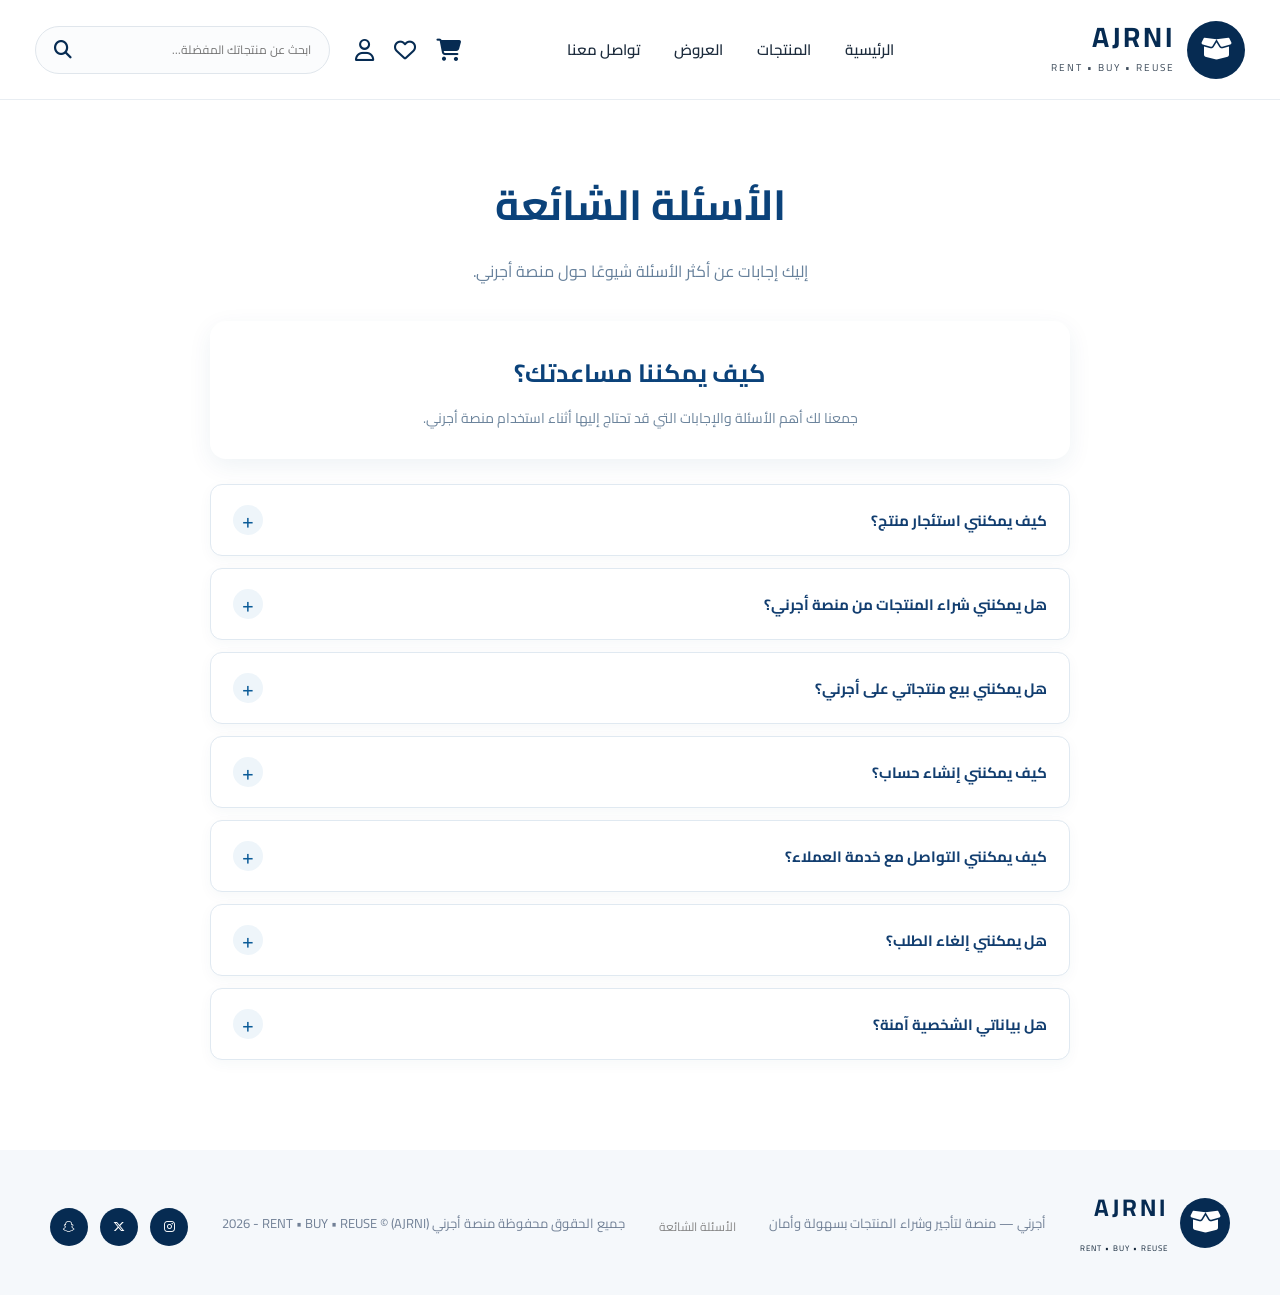
<file: Qs.html>
<!DOCTYPE html>
<html lang="ar" dir="rtl">
<head>
    <style>
        * {
    margin: 0;
    padding: 0;
    box-sizing: border-box;
}

body {
    font-family: Arial, Tahoma, sans-serif;
    background: #f4f9fd;
    color: #123e70;
    direction: rtl;
}



/* Page title */

.page-title {
    text-align: center;
    padding: 65px 20px 35px;
}

.page-title h2 {
    color: #0b427a;
    font-size: 42px;
    margin-bottom: 12px;
}

.page-title p {
    color: #66809b;
    font-size: 16px;
}


/* FAQ */

.faq-section {
    max-width: 900px;
    margin: 0 auto 90px;
    padding: 0 20px;
}

.faq-intro {
    text-align: center;
    background: white;
    border-radius: 16px;
    padding: 28px;
    margin-bottom: 25px;
    box-shadow: 0 7px 25px rgba(21, 67, 108, 0.07);
}

.faq-intro h3 {
    color: #0b427a;
    font-size: 25px;
    margin-bottom: 10px;
}

.faq-intro p {
    color: #6c849c;
    font-size: 14px;
    line-height: 1.8;
}

.faq-list {
    display: flex;
    flex-direction: column;
    gap: 12px;
}

.faq-item {
    background: white;
    border: 1px solid #e0e9f1;
    border-radius: 12px;
    overflow: hidden;
    box-shadow: 0 4px 14px rgba(20, 65, 100, 0.04);
}

.faq-item summary {
    list-style: none;
    cursor: pointer;
    min-height: 68px;
    padding: 20px 22px;
    display: flex;
    align-items: center;
    justify-content: space-between;
    color: #123e70;
    font-size: 15px;
    font-weight: bold;
}

.faq-item summary::-webkit-details-marker {
    display: none;
}

.faq-item summary:hover {
    background: #f8fbfe;
}

.faq-item summary b {
    width: 30px;
    height: 30px;
    border-radius: 50%;
    background: #eef5fa;
    color: #0b5b98;
    display: flex;
    align-items: center;
    justify-content: center;
    font-size: 21px;
    font-weight: normal;
    transition: 0.25s;
}

.faq-item[open] summary b {
    transform: rotate(45deg);
    background: #e4f0f8;
}

.faq-answer {
    background: #f9fcff;
    border-top: 1px solid #e7eef4;
    padding: 18px 22px 20px;
}

.faq-answer p {
    color: #657e96;
    font-size: 14px;
    line-height: 2;
}



/* Responsive */

@media (max-width: 1100px) {

    .header {
        gap: 18px;
        padding: 15px 20px;
    }

    .logo-area {
        min-width: auto;
    }

    .navbar {
        gap: 12px;
    }

    .navbar a {
        font-size: 11px;
    }

    .search-box {
        width: 220px;
    }
}

@media (max-width: 850px) {

    .header {
        flex-direction: column;
        padding: 20px;
    }

    .navbar {
        flex-wrap: wrap;
    }

    .search-box {
        width: 100%;
    }

    .footer {
        grid-template-columns: 1fr;
        text-align: center;
        padding: 35px 20px;
    }

    .footer-social {
        justify-content: center;
    }

    .footer-brand {
        justify-content: center;
    }
}

@media (max-width: 500px) {

    .page-title h2 {
        font-size: 32px;
    }

    .faq-section {
        padding: 0 14px;
    }

    .faq-item summary {
        font-size: 14px;
        padding: 18px;
    }

    .faq-answer {
        padding: 16px 18px;
    }
}
    </style>
    <meta charset="UTF-8">
    <meta name="viewport" content="width=device-width, initial-scale=1.0">
    <title>الاسئلة - AJRNI</title>

    <link rel="stylesheet" href="style.css">

    <!-- Google Font -->
    <link rel="preconnect" href="https://fonts.googleapis.com">
    <link rel="preconnect" href="https://fonts.gstatic.com" crossorigin>
    <link href="https://fonts.googleapis.com/css2?family=Cairo:wght@400;500;600;700;800&display=swap" rel="stylesheet">

    <!-- Icons -->
    <link rel="stylesheet"
          href="https://cdnjs.cloudflare.com/ajax/libs/font-awesome/6.5.2/css/all.min.css">
</head>

<body>
<header class="header"> <!---->
    <div class="logo-area">
        <div class="logo-circle">
            <i class="fa-solid fa-box-open"></i>
        </div>
        <div class="logo-text">
            <a href="index.html"><h1>AJRNI</h1></a>
            <span>RENT • BUY • REUSE</span>
        </div>
    </div>
    <nav class="navbar"> <!-- القوائم بالشريط -->
        <a href="index.html" >الرئيسية</a>
        <a href="prodcuts.html">المنتجات</a>
        <a href="#offers">العروض</a>
        <a href="contacct.html">تواصل معنا</a>
    </nav>
    <div class="header-actions"> <!-- الأيقونات -->
        <a href="cart.html">
            <i class="fa-solid fa-cart-shopping"></i>
        </a>
        <a href="favorite.html">
            <i class="fa-regular fa-heart"></i>
        </a>
        <a href="signin.html"><!--ايقونة صفحه التسجيل-->
            <i class="fa-regular fa-user"></i>
        </a>
    </div>
    <div class="search-box"> <!-- البحث -->
        <input type="text"
               placeholder="ابحث عن منتجاتك المفضلة...">
        <i class="fa-solid fa-magnifying-glass"></i>
    </div>
</header>
<body>
<main>
<section class="page-title"><h2>الأسئلة الشائعة</h2><p>إليك إجابات عن أكثر الأسئلة شيوعًا حول منصة أجرني.</p></section>
<section class="faq-section">
<div class="faq-intro"><h3>كيف يمكننا مساعدتك؟</h3><p>جمعنا لك أهم الأسئلة والإجابات التي قد تحتاج إليها أثناء استخدام منصة أجرني.</p></div>
<div class="faq-list">
<details class="faq-item"><summary><span>كيف يمكنني استئجار منتج؟</span><b>+</b></summary><div class="faq-answer"><p>يمكنك تصفح الفئات واختيار المنتج الذي تريده، ثم الاطلاع على تفاصيل المنتج وتحديد مدة الإيجار وإكمال الطلب.</p></div></details>
<details class="faq-item"><summary><span>هل يمكنني شراء المنتجات من منصة أجرني؟</span><b>+</b></summary><div class="faq-answer"><p>نعم، يمكنك شراء المنتجات المتاحة للبيع من خلال المنصة وإكمال عملية الطلب حسب تفاصيل المنتج.</p></div></details>
<details class="faq-item"><summary><span>هل يمكنني بيع منتجاتي على أجرني؟</span><b>+</b></summary><div class="faq-answer"><p>نعم، يمكنك إنشاء حساب كبائع وإضافة المنتجات التي ترغب في عرضها للتأجير أو البيع.</p></div></details>
<details class="faq-item"><summary><span>كيف يمكنني إنشاء حساب؟</span><b>+</b></summary><div class="faq-answer"><p>اضغط على إنشاء حساب، ثم اختر نوع الحساب، وأدخل الاسم والبريد الإلكتروني وكلمة المرور وأكمل البيانات المطلوبة.</p></div></details>
<details class="faq-item"><summary><span>كيف يمكنني التواصل مع خدمة العملاء؟</span><b>+</b></summary><div class="faq-answer"><p>يمكنك التواصل مع فريق أجرني من خلال صفحة تواصل معنا أو عبر البريد الإلكتروني support@ajrni.com.</p></div></details>
<details class="faq-item"><summary><span>هل يمكنني إلغاء الطلب؟</span><b>+</b></summary><div class="faq-answer"><p>يعتمد إلغاء الطلب على حالة الطلب والشروط الخاصة بالمنتج. يمكنك التواصل مع خدمة العملاء لمعرفة التفاصيل.</p></div></details>
<details class="faq-item"><summary><span>هل بياناتي الشخصية آمنة؟</span><b>+</b></summary><div class="faq-answer"><p>نحرص على حماية بيانات المستخدمين والحفاظ على خصوصية معلومات الحساب والطلبات.</p></div></details>
</div>
</section>
</main>
<!--FOOTER-->

<footer id="contact">

    <div class="footer-logo">

        <div class="logo-circle">
            <i class="fa-solid fa-box-open"></i>
        </div>

        <div>
            <h2>AJRNI</h2>
            <span>RENT • BUY • REUSE</span>
        </div>

    </div>

    <p>
        أجرني — منصة لتأجير وشراء المنتجات بسهولة وأمان
    </p> 

    <a href="Qs.html">الأسئلة الشائعة</a>
    
    <p>جميع الحقوق محفوظة منصة أجرني (AJRNI) ©️ 2026 - RENT • BUY • REUSE</p>


    <div class="social">

        <a href="#">
            <i class="fa-brands fa-instagram"></i>
        </a>

        <a href="#">
            <i class="fa-brands fa-x-twitter"></i>
        </a>

        <a href="#">
            <i class="fa-brands fa-snapchat"></i>
        </a>

    </div>

</footer>
<script src="search.js"></script>
<script>

document.addEventListener("DOMContentLoaded", function () {

    const addButtons = document.querySelectorAll(".cart-btn");

    addButtons.forEach(button => {

        button.addEventListener("click", function () {

            const productCard = button.closest(".product-card");

            const product = {
                name: productCard.dataset.name,
                price: Number(productCard.dataset.price),
                image: productCard.dataset.image,
                quantity: 1
            };

            let cart = JSON.parse(localStorage.getItem("cart")) || [];

            // البحث عن المنتج إذا كان موجودًا
            const existingProduct = cart.find(
                item => item.name === product.name
            );

            if (existingProduct) {
                existingProduct.quantity += 1;
            } else {
                cart.push(product);
            }

            // حفظ السلة
            localStorage.setItem("cart", JSON.stringify(cart));

            // تغيير شكل الزر مؤقتًا
            const oldText = button.textContent;

            button.textContent = "✓ تمت الإضافة";
            button.style.backgroundColor = "#27ae60";

            setTimeout(() => {
                button.textContent = oldText;
                button.style.backgroundColor = "";
            }, 1200);

            // تحديث رقم السلة
            updateCartCount();
        });
    });

    updateCartCount();
});


// تحديث عدد المنتجات فوق أيقونة السلة
function updateCartCount() {

    const cart = JSON.parse(localStorage.getItem("cart")) || [];

    const count = cart.reduce(
        (total, item) => total + item.quantity,
        0
    );

    const cartButton = document.querySelector(
        ".header-actions .fa-cart-shopping"
    );

    if (!cartButton) return;

    const oldBadge = document.querySelector(".cart-count");

    if (oldBadge) {
        oldBadge.remove();
    }

    if (count > 0) {

        const badge = document.createElement("span");

        badge.className = "cart-count";
        badge.textContent = count;

        cartButton.parentElement.style.position = "relative";
        cartButton.parentElement.appendChild(badge);
    }
}
</script>
</body>
</html>
</file>
<file: style.css>
* {
    margin: 0;
    padding: 0;
    box-sizing: border-box;
}

:root {
    --navy: #062b52;
    --dark-navy: #041f3b;
    --light-blue: #eef5fb;
    --border: #e2e8ef;
    --text: #15283b;
    --gray: #718096;
    --white: #ffffff;
}

body {
    font-family: "Cairo", sans-serif;
    background: #ffffff;
    color: var(--text);
}

a {
    text-decoration: none;
    color: inherit;
}

button {
    font-family: inherit;
    cursor: pointer;
    border: none;
}

img {
    width: 100%;
    display: block;
}


/* =========================
   HEADER
========================= */

.header {
    height: 100px;
    display: flex;
    align-items: center;
    gap: 25px;
    padding: 15px 35px;
    border-bottom: 1px solid #e8edf2;
    background: white;
}


/* LOGO */

.logo-area {
    display: flex;
    align-items: center;
    gap: 12px;
    min-width: 245px;
}

.logo-circle {
    width: 58px;
    height: 58px;
    border-radius: 50%;
    background: var(--navy);
    color: white;

    display: flex;
    align-items: center;
    justify-content: center;

    font-size: 25px;
}

.logo-text h1 {
    font-size: 28px;
    letter-spacing: 3px;
    color: var(--navy);
    line-height: 1;
}

.logo-text span {
    display: block;
    font-size: 10px;
    letter-spacing: 2px;
    margin-top: 7px;
    color: #3d4b5a;
}


/* NAV */

.navbar {
    display: flex;
    align-items: center;
    justify-content: center;
    gap: 34px;
    flex: 1;
}

.navbar a {
    font-size: 15px;
    font-weight: 600;
    color: #1d2c3d;
    padding: 10px 0;
    position: relative;
}

.navbar a.active::after {
    content: "";
    position: absolute;
    bottom: 0;
    right: 0;
    left: 0;

    height: 3px;
    background: var(--navy);
}


/* HEADER ICONS */

.header-actions {
    display: flex;
    align-items: center;
    gap: 20px;
}

.header-actions button {
    background: transparent;
    color: var(--navy);
    font-size: 22px;
}


/* SEARCH */

.search-box {
    width: 295px;
    height: 48px;

    border: 1px solid #e0e6ec;
    border-radius: 30px;

    display: flex;
    align-items: center;

    padding: 0 18px;
    background: #fbfcfd;
}

.search-box input {
    border: none;
    outline: none;
    background: transparent;

    flex: 1;

    font-family: inherit;
    font-size: 12px;
    text-align: right;
}

.search-box i {
    color: var(--navy);
    font-size: 18px;
}


/* =========================
   TOP SECTION
========================= */

.top-section {
    display: grid;
    grid-template-columns: 4fr 1fr;
    gap: 20PX;

    padding: 22px 0 22px 25px;
}


/* HERO */

.hero {
    height: 450px;
    border-radius: 20px;
    overflow: hidden;
    position: relative;
}

.hero > img {
    height: 100%;
    object-fit: cover;
}

.hero-overlay {
    position: absolute;
    inset: 0;

    background:
        linear-gradient(
            90deg,
            rgba(4, 31, 59, .96) 0%,
            rgba(4, 31, 59, .86) 37%,
            rgba(4, 31, 59, .15) 75%,
            rgba(4, 31, 59, .02) 100%
        );
}

.hero-content {
    position: absolute;
    top: 45px;
    right: 50px;
    width: 55%;
    text-align: right;
    color: white;
}

.small-logo {
    width: 55px;
    height: 55px;
    border: 2px solid white;
    border-radius: 50%;

    display: flex;
    align-items: center;
    justify-content: center;

    margin-bottom: 15px;
    font-size: 24px;
}

.hero-content h2 {
    font-size: 34px;
    line-height: 1.4;
    margin-bottom: 5px;
}

.hero-content p {
    font-size: 16px;
    color: #dce9f5;
    margin-bottom: 22px;
}

.main-btn {
    background: white;
    color: var(--navy);

    padding: 12px 30px;
    border-radius: 25px;

    font-size: 15px;
    font-weight: 700;
}

.main-btn i {
    margin-right: 8px;
}

/* SLIDER */

.slider-arrow {
    position: absolute;
    top: 50%;
    transform: translateY(-50%);

    width: 38px;
    height: 38px;

    border-radius: 50%;
    background: rgba(255,255,255,.85);
    color: var(--navy);

    font-size: 15px;
}

.slider-arrow.right {
    right: 15px;
}

.slider-arrow.left {
    left: 15px;
}


/* DOTS */

.dots {
    position: absolute;
    bottom: 12px;
    left: 50%;

    display: flex;
    gap: 7px;
}

.dots span {
    width: 9px;
    height: 9px;

    border-radius: 50%;
    background: #d9e1e8;
}

.dots .active-dot {
    background: var(--navy);
}

/* =========================
   FEATURES
========================= */

.features {
    margin: 5px 20px 15px;

    border: 1px solid var(--border);
    border-radius: 12px;

    display: grid;
    grid-template-columns: repeat(4, 1fr);

    background: white;
}

.feature {
    min-height: 82px;

    display: flex;
    align-items: center;
    justify-content: center;
    gap: 15px;

    border-left: 1px solid var(--border);
}

.feature:last-child {
    border-left: none;
}

.feature-icon {
    font-size: 31px;
    color: var(--navy);
}

.feature h3 {
    font-size: 16px;
}

.feature p {
    font-size: 11px;
    color: var(--gray);
}


/* =========================
   MAIN GRID
========================= */

.content-grid {
    display: grid;

    grid-template-columns: 2.25fr 1fr;

    gap: 20px;

    padding: 0 20px 25px;
}


/* =========================
   SECTION HEADING
========================= */

.section-heading {
    display: flex;
    align-items: center;
    justify-content: space-between;

    margin: 12px 0 12px;
}

.section-heading h2 {
    font-size: 22px;
}

.section-heading a {
    font-size: 14px;
    font-weight: 600;
    color: #283b4d;
}

.section-heading i {
    margin-right: 5px;
    color: var(--navy);
}


/* =========================
   STORE CATEGORIES
========================= */

.store-categories {
    display: grid;
    grid-template-columns: repeat(3, 1fr);
    gap: 16px;
}

.store-category {
    height: 175px;

    border-radius: 11px;
    overflow: hidden;

    position: relative;
}

.store-category img {
    height: 100%;
    object-fit: cover;
}

.store-category::after {
    content: "";

    position: absolute;
    inset: 0;

    background: linear-gradient(
        to top,
        rgba(0,0,0,.65),
        transparent 60%
    );
}

.category-overlay {
    position: absolute;

    right: 18px;
    bottom: 15px;

    z-index: 2;

    color: white;
}

.category-overlay h3 {
    font-size: 22px;
}

.category-overlay span {
    font-size: 12px;
}


/* =========================
   BOTTOM BANNER
========================= */

.bottom-banner {
    height: 150px;

    margin-top: 18px;

    border-radius: 12px;
    overflow: hidden;

    position: relative;
}

.bottom-banner img {
    height: 100%;
    object-fit: cover;
}

.bottom-banner::after {
    content: "";

    position: absolute;
    inset: 0;

    background: linear-gradient(
        90deg,
        rgba(255,255,255,.15),
        rgba(255,255,255,.9)
    );
}

.banner-text {
    position: absolute;

    z-index: 2;

    right: 45px;
    top: 27px;

    text-align: right;
}

.banner-text h2 {
    font-size: 25px;
    color: var(--navy);
}

.banner-text p {
    color: #526272;
    font-size: 13px;
    margin-bottom: 10px;
}

.banner-text button {
    background: var(--navy);
    color: white;

    padding: 8px 20px;
    border-radius: 20px;

    font-size: 12px;
}


/* =========================
   PRODUCTS
========================= */

.products {
    display: grid;
    grid-template-columns: repeat(3, 1fr);
    gap: 10px;
}

.product-card {
    border: 1px solid #e4e9ee;
    border-radius: 10px;

    padding: 8px;

    background: white;

    transition: .2s;
}

.product-card:hover {
    transform: translateY(-3px);
    box-shadow: 0 6px 20px rgba(0,0,0,.08);
}

.product-image {
    height: 145px;
    position: relative;

    background: #f4f6f8;
    border-radius: 8px;

    overflow: hidden;
}

.product-image img {
    height: 100%;
    object-fit: cover;
}

.favorite {
    position: absolute;

    top: 8px;
    right: 8px;

    z-index: 3;

    width: 27px;
    height: 27px;

    display: flex;
    align-items: center;
    justify-content: center;

    border-radius: 50%;
    background: white;

    color: var(--navy);

    box-shadow: 0 2px 5px rgba(0,0,0,.08);
}

.product-card h3 {
    font-size: 12px;
    margin: 8px 4px 4px;

    white-space: nowrap;
    overflow: hidden;
    text-overflow: ellipsis;
}

.price {
    display: flex;
    gap: 4px;
    align-items: baseline;

    padding: 0 4px;
}

.price strong {
    font-size: 15px;
}

.price span {
    font-size: 10px;
    color: var(--gray);
}

.cart-btn {
    width: 100%;

    background: var(--navy);
    color: white;

    border-radius: 8px;

    padding: 7px 4px;

    margin-top: 8px;

    font-size: 10px;
}

.cart-btn i {
    margin-right: 4px;
}


/* =========================
   SMART BANNER
========================= */

.smart-banner {
    margin-top: 18px;

    min-height: 135px;

    background: var(--navy);

    border-radius: 12px;

    color: white;

    display: flex;
    align-items: center;
    justify-content: space-around;

    position: relative;
    overflow: hidden;
}

.smart-banner::after {
    content: "";

    position: absolute;

    width: 150px;
    height: 150px;

    border: 30px solid rgba(255,255,255,.04);

    border-radius: 50%;

    left: -40px;
    bottom: -70px;
}

.smart-logo {
    text-align: center;
}

.smart-logo i {
    display: block;
    font-size: 28px;
    margin-bottom: 4px;
}

.smart-logo strong {
    display: block;
    letter-spacing: 3px;
    font-size: 17px;
}

.smart-logo small {
    display: block;
    font-size: 7px;
    letter-spacing: 1px;
}

.smart-text {
    border-right: 1px solid rgba(255,255,255,.5);
    padding-right: 35px;
}

.smart-text h2 {
    font-size: 21px;
}

.smart-text p {
    color: #d4e2ef;
    font-size: 12px;
}


/* =========================
   FOOTER
========================= */

footer {
    background: #f5f8fb;

    padding: 35px 50px;

    display: flex;
    align-items: center;
    justify-content: space-between;

    margin-top: 20px;
}

.footer-logo {
    display: flex;
    align-items: center;
    gap: 12px;
}

.footer-logo .logo-circle {
    width: 50px;
    height: 50px;
}

.footer-logo h2 {
    color: var(--navy);
    letter-spacing: 3px;
}

.footer-logo span {
    font-size: 8px;
    letter-spacing: 1px;
}

footer p {
    color: var(--gray);
    font-size: 13px;
}

.social {
    display: flex;
    gap: 12px;
}

.social a {
    width: 38px;
    height: 38px;

    border-radius: 50%;

    background: var(--navy);
    color: white;

    display: flex;
    align-items: center;
    justify-content: center;
}


/* =========================
   RESPONSIVE
========================= */

@media (max-width: 1200px) {

    .header {
        gap: 15px;
        padding: 15px 20px;
    }

    .logo-area {
        min-width: 200px;
    }

    .navbar {
        gap: 18px;
    }

    .navbar a {
        font-size: 13px;
    }

    .search-box {
        width: 220px;
    }

}


@media (max-width: 900px) {

    .header {
        flex-wrap: wrap;
        height: auto;
    }

    .navbar {
        order: 3;
        width: 100%;
        overflow-x: auto;
        justify-content: flex-start;
        padding-bottom: 5px;
    }

    .search-box {
        flex: 1;
    }

    .top-section,
    .content-grid {
        grid-template-columns: 1fr;
    }

    .side-categories {
        display: grid;
        grid-template-columns: repeat(3, 1fr);
    }

    .features {
        grid-template-columns: repeat(2, 1fr);
    }

    .feature {
        border-bottom: 1px solid var(--border);
    }

}


@media (max-width: 600px) {

    .header-actions {
        display: none;
    }

    .logo-area {
        min-width: auto;
    }

    .logo-text h1 {
        font-size: 22px;
    }

    .search-box {
        width: 100%;
        order: 2;
    }

    .hero {
        height: 320px;
    }

    .hero-content {
        right: 25px;
        width: 75%;
    }

    .hero-content h2 {
        font-size: 25px;
    }

    .hero-content p {
        font-size: 12px;
    }

    .side-categories {
        grid-template-columns: 1fr;
    }

    .features {
        grid-template-columns: 1fr;
    }

    .feature {
        border-left: none;
        border-bottom: 1px solid var(--border);
    }

    .store-categories {
        grid-template-columns: 1fr;
    }

    .products {
        grid-template-columns: repeat(2, 1fr);
    }

    footer {
        flex-direction: column;
        gap: 20px;
        text-align: center;
    }

}




/* =========================================
   تنسيق زر المفضلة الموحد للموقع (Favorite Button)
   ========================================= */
.fav-btn {
  position: absolute;
  top: 12px;
  right: 12px;
  background: #ffffff;
  border: 1px solid #e2e8f0;
  border-radius: 50%;
  width: 38px;
  height: 38px;
  display: flex;
  align-items: center;
  justify-content: center;
  cursor: pointer;
  box-shadow: 0 2px 6px rgba(0, 0, 0, 0.08);
  transition: all 0.2s ease-in-out;
  color: #94a3b8;
  z-index: 10;
}

.fav-btn:hover {
  transform: scale(1.1);
  color: #ef4444;
}

.fav-btn.active {
  color: #ef4444;
  border-color: #fecaca;
  background: #fff5f5;
}

footer a {
    display: block;
    font-size: 12px;
    margin-top: 8px;
    color: #888;
    text-decoration: none;
}

.favorites-grid {
    display: grid !important;
    grid-template-columns: repeat(3, minmax(0, 1fr)) !important;
    gap: 25px !important;
    width: 100% !important;
    padding: 30px !important;
    box-sizing: border-box !important;
}

.favorites-grid .product-card {
    width: auto !important;
    max-width: none !important;
    margin: 0 !important;
    box-sizing: border-box !important;
}

.favorites-grid .product-image {
    width: 100% !important;
    height: 220px !important;
}

.favorites-grid .product-image img {
    width: 100% !important;
    height: 100% !important;
    object-fit: cover !important;
    border-radius: 12px;
}
/* الخط تحت الايقونات   */
.header-actions a {
    position: relative;
    color: var(--navy);
    font-size: 22px;
}
.header-actions a.active::after {
    content: "";
    position: absolute;
    bottom: -10px;
    right: 0;
    left: 0;
    height: 3px;
    background: var(--navy);
}
.cart-count {
    position: absolute;
    top: -8px;
    right: -8px;
    background: #e74c3c;
    color: white;
    width: 20px;
    height: 20px;
    border-radius: 50%;
    font-size: 11px;
    font-weight: bold;
    display: flex;
    align-items: center;
    justify-content: center;
}

/* منع تجاوز عرض الشاشة */
html {
    width: 100%;
    max-width: 100%;
    overflow-x: clip;
    -webkit-text-size-adjust: 100%;
}

body {
    width: 100%;
    min-width: 0;
    max-width: 100%;
}

img,
video,
iframe {
    max-width: 100%;
}

input,
select,
textarea,
button {
    max-width: 100%;
    font: inherit;
}

button {
    cursor: pointer;
}

/* السماح للشبكات بالتقلص */
.top-section,
.content-grid,
.features,
.store-categories,
.products,
.favorites-grid {
    min-width: 0;
}

.top-section > *,
.content-grid > *,
.features > *,
.store-categories > *,
.products > *,
.favorites-grid > * {
    min-width: 0;
}

/* منع الصور من تمديد البطاقات */
.hero img,
.store-category img,
.product-image img,
.bottom-banner img {
    max-width: 100%;
}

/* =========================================
   TABLETS
========================================= */
@media (max-width: 900px) {

    .header {
        height: auto;
        min-width: 0;
        flex-wrap: wrap;
        padding: 15px 20px;
    }

    .logo-area {
        min-width: 0;
    }

    .navbar {
        max-width: 100%;
        min-width: 0;
        gap: 20px;
    }

    .search-box {
        min-width: 0;
    }

    .top-section {
        grid-template-columns: minmax(0, 1fr);
        padding: 20px;
    }

    .content-grid {
        grid-template-columns: minmax(0, 1fr);
        padding-inline: 20px;
    }

    .hero {
        width: 100%;
        max-width: 100%;
    }

    .favorites-grid {
        grid-template-columns: repeat(2, minmax(0, 1fr)) !important;
        padding: 20px !important;
        gap: 16px !important;
    }

    .favorites-grid .product-image {
        height: auto !important;
        aspect-ratio: 1 / 1;
    }

    footer {
        flex-wrap: wrap;
        gap: 24px;
        padding: 30px 24px;
    }
}

/* =========================================
   MOBILE
========================================= */
@media (max-width: 600px) {

    .header {
        gap: 12px;
        padding: 12px 15px;
    }

    .logo-circle {
        width: 42px;
        height: 42px;
        flex-shrink: 0;
        font-size: 20px;
    }

    .logo-text h1 {
        font-size: 20px;
        letter-spacing: 1px;
    }

    .logo-text span {
        font-size: 9px;
        letter-spacing: 1px;
    }

    .search-box {
        flex: 1 1 100%;
        width: 100%;
        min-width: 0;
    }

    .navbar {
        order: 3;
        flex: 1 1 100%;
        width: 100%;
        overflow-x: auto;
        white-space: nowrap;
        justify-content: flex-start;
        gap: 20px;
        scrollbar-width: thin;
    }

    .navbar a {
        flex-shrink: 0;
    }

    .top-section {
        padding: 12px;
        gap: 14px;
    }

    .hero {
        height: clamp(260px, 75vw, 360px);
        border-radius: 14px;
    }

    .hero-content {
        top: 24px;
        right: 18px;
        width: calc(100% - 36px);
        max-width: 380px;
    }

    .hero-content h2 {
        font-size: clamp(20px, 5.5vw, 27px);
        overflow-wrap: anywhere;
    }

    .hero-content p {
        font-size: 13px;
        line-height: 1.8;
    }

    .main-btn {
        padding: 10px 18px;
    }

    .slider-arrow {
        width: 32px;
        height: 32px;
    }

    .features {
        margin: 5px 12px 15px;
        grid-template-columns: repeat(2, minmax(0, 1fr));
    }

    .feature {
        min-width: 0;
        gap: 8px;
        padding: 12px 6px;
        border-left: 0;
        border-bottom: 1px solid var(--border);
    }

    .feature-icon {
        font-size: 24px;
        flex-shrink: 0;
    }

    .feature h3 {
        font-size: 13px;
        overflow-wrap: anywhere;
    }

    .feature p {
        font-size: 10px;
        line-height: 1.6;
    }

    .content-grid {
        padding: 0 12px 20px;
        gap: 18px;
    }

    .section-heading {
        gap: 10px;
        flex-wrap: wrap;
    }

    .section-heading h2 {
        font-size: 19px;
    }

    .section-heading a {
        font-size: 12px;
    }

    .store-categories {
        grid-template-columns: repeat(2, minmax(0, 1fr));
        gap: 10px;
    }

    .store-category {
        height: clamp(120px, 38vw, 175px);
    }

    .category-overlay {
        right: 10px;
        bottom: 10px;
        left: 8px;
    }

    .category-overlay h3 {
        font-size: 16px;
        overflow-wrap: anywhere;
    }

    .category-overlay span {
        font-size: 10px;
    }

    .bottom-banner {
        height: 140px;
    }

    .banner-text {
        top: 18px;
        right: 16px;
        left: 12px;
    }

    .banner-text h2 {
        font-size: 19px;
    }

    .banner-text p {
        font-size: 11px;
        line-height: 1.6;
    }

    .products {
        grid-template-columns: repeat(2, minmax(0, 1fr));
        gap: 10px;
    }

    .product-card {
        min-width: 0;
        padding: 6px;
    }

    .product-image {
        height: auto;
        aspect-ratio: 1 / 1;
    }

    .product-card h3 {
        white-space: normal;
        overflow-wrap: anywhere;
        line-height: 1.6;
    }

    .price {
        flex-wrap: wrap;
    }

    .price strong {
        font-size: 13px;
    }

    .cart-btn {
        font-size: 11px;
        overflow-wrap: anywhere;
    }

    .favorites-grid {
        grid-template-columns: repeat(2, minmax(0, 1fr)) !important;
        padding: 12px !important;
        gap: 10px !important;
    }

    .favorites-grid .product-image {
        height: auto !important;
        aspect-ratio: 1 / 1;
    }

    .smart-banner {
        gap: 12px;
        padding: 18px 12px;
        flex-wrap: wrap;
    }

    .smart-text {
        padding-right: 12px;
    }

    .smart-text h2 {
        font-size: 16px;
    }

    .smart-text p {
        font-size: 11px;
        line-height: 1.7;
    }

    footer {
        padding: 25px 15px;
        flex-direction: column;
        text-align: center;
        gap: 18px;
    }

    .footer-logo {
        justify-content: center;
        max-width: 100%;
    }

    .footer-logo h2 {
        font-size: 20px;
        letter-spacing: 1px;
    }

    .social {
        justify-content: center;
        flex-wrap: wrap;
    }

    .header-actions {
        display: none;
    }
}

/* =========================================
   SMALL PHONES
========================================= */
@media (max-width: 360px) {

    .logo-text h1 {
        font-size: 17px;
    }

    .store-categories {
        grid-template-columns: minmax(0, 1fr);
    }

    .favorites-grid {
        grid-template-columns: minmax(0, 1fr) !important;
    }

    .hero-content h2 {
        font-size: 20px;
    }

    .smart-logo strong {
        font-size: 14px;
        letter-spacing: 1px;
    }
}

/* =========================================
   LARGE SCREENS
========================================= */
@media (min-width: 1400px) {

    .top-section,
    .content-grid {
        max-width: 1800px;
        margin-inline: auto;
    }
}




/* ================================
   DISCOUNT BANNER - AJRNI
================================ */

.discount-banner {
    position: fixed;
    top: 50%;
    left: 18px;
    right: auto;
    transform: translateY(-50%);

    width: 300px;
    padding: 50px 20px 18px;
    box-sizing: border-box;

    background: #ffffff;
    color: #062b52;
    font-family: "Cairo", sans-serif;
    text-align: center;

    border: 1px solid #e2e8ef;
    border-radius: 16px;
    box-shadow: 0 8px 28px rgba(6, 43, 82, 0.12);

    z-index: 999;
}

/* زر إغلاق البنر */
.discount-banner .discount-close {
    position: absolute;
    top: 8px;
    left: 9px;

    width: 28px;
    height: 28px;
    padding: 0;

    display: flex;
    align-items: center;
    justify-content: center;

    background: #eef5fb;
    color: #062b52;

    border-radius: 50%;
    font-size: 22px;
    line-height: 1;
}

.discount-banner .discount-close:hover {
    background: #e2eaf3;
}

/* أيقونة الخصم */
.discount-banner .discount-icon {
    width: 100px;
    height: 50px;
    margin: 0 auto 12px;

    display: flex;
    align-items: center;
    justify-content: center;

    background: #eef5fb;
    color: #062b52;

    border-radius: 14px;
    font-size: 23px;
}

/* النص الصغير */
.discount-banner .discount-label {
    display: block;
    margin-bottom: 5px;

    color: #718096;
    font-size: 12px;
}

/* عنوان البنر */
.discount-banner h2 {
    margin: 30px 0 9px;

    color: #062b52;
    font-size: 21px;
    font-weight: 800;
}

/* وصف الخصم */
.discount-banner .discount-description {
    margin: 0 0 15px;

    color: #718096;
    font-size: 12px;
    line-height: 1.9;
}

/* مربع كود الخصم */
.discount-banner .discount-code-box {
    display: flex;
    align-items: center;
    justify-content: space-between;
    gap: 8px;

    width: 100%;
    min-width: 0;
    padding: 8px;

    box-sizing: border-box;

    background: #f5f8fb;
    border: 1px dashed #062b52;
    border-radius: 9px;
}

/* نص كود الخصم */
.discount-banner .discount-code-box span {
    color: #062b52;
    font-size: 14px;
    font-weight: 800;
    letter-spacing: 1px;

    white-space: nowrap;
    flex-shrink: 0;
}

/* زر نسخ الكود */
.discount-banner .discount-code-box button {
    flex-shrink: 0;
    padding: 7px 10px;

    background: #062b52;
    color: #ffffff;

    border: none;
    border-radius: 6px;

    font-family: "Cairo", sans-serif;
    font-size: 11px;
    font-weight: 700;
    white-space: nowrap;

    cursor: pointer;
    transition: background 0.2s ease;
}

.discount-banner .discount-code-box button:hover {
    background: #041f3b;
}

/* رسالة تم النسخ */
.discount-banner .discount-note {
    min-height: 20px;
    margin: 10px 0 0;

    color: #718096;
    font-size: 11px;
    line-height: 1.8;
}

/* إخفاء البنر على الجوال والأجهزة اللوحية */
@media (max-width: 900px) {
    .discount-banner {
        display: none;
    }
}
</file>
<file: signin-login.css>
* {
            margin: 0;
            padding: 0;
            box-sizing: border-box;
        }
        :root {
            --navy: #062b52;
            --dark-navy: #041f3b;
            --light-blue: #eef5fb;
            --border: #e2e8ef;
            --text: #15283b;
            --gray: #718096;
            --white: #ffffff;
        }
        body {
            font-family: "Cairo", sans-serif;
            background: #ffffff;
            color: var(--text);
        }
        main { /*اطار التسجيل*/
            min-height: calc(100vh - 102px); /*يحدد الحد الأدنى لارتفاع القسم ليملأ الشاشة تقريبًا*/
            display: flex;
            justify-content: center; /*يخلي العناصر بالمنتصف*/
            align-items: flex-start; /* يبدأ ترتيب العناصر من الأعلى */
            padding: 50px 20px 70px; /* مسافه داخليه*/
        }
        .register-card {
            width: 800px;
            background: white;
            border-radius: 18px; /*ييخلي زوايا العنصر دائريه*/
            padding: 45px 38px 35px; 
            box-shadow:
                0 15px 45px rgba(10, 83, 150, 0.10);
            border: 1px solid #e2effa; /*اطار حول العنصر*/
        }
        .register-header { /*عنوان التسجيل*/
            text-align: center;
            margin-bottom: 32px;
        }
        .register-header h1 {/*عنوان التسجيل*/
            font-size: 34px;
            color: #062b52;
            margin-bottom: 8px; /*مسافه تحت العنصر*/
        }
        .register-header p { /*عنوان التسجيل*/
            color: #517ba4;
            font-size: 16px;
        }
        .section-title { /* اختيار نوع الحساب*/
            font-size: 14px;
            font-weight: bold;
            margin-bottom: 12px;
            color: #073b78;
        }
        .account-options { /* اختيار نوع الحساب*/
            display: grid;
            grid-template-columns: 1fr 1fr!important;
            gap: 14px;
            margin-bottom: 25px;
    
        }
        .account-option { /* اختيار نوع الحساب*/
            border: 1.5px solid #cbdff1;
            border-radius: 12px;
            min-height: 105px;
            padding: 15px;
            cursor: pointer;
            display: flex;
            align-items: center;
            gap: 15px;
            transition: 0.2s ease;
        }
        .account-option:hover { /* اختيار نوع الحساب*/
            border-color: #277bc4;
            background: #f8fcff;
        }
        .account-option.selected { /* اختيار نوع الحساب*/
            border-color: #287ac2;
            box-shadow: inset 0 0 0 1px #287ac2;
            background: #fafdff;
        }
        .radio { /* اختيار نوع الحساب*/
            width: 20px;
            height: 20px;
            border: 2px solid #bfd5e9;
            border-radius: 50%;
            display: flex;
            align-items: center;
            justify-content: center;
            flex-shrink: 0;
        }
        .account-option.selected .radio { /* اختيار نوع الحساب*/
            border-color: #287ac2;
        }
        .account-option.selected .radio::after { /* اختيار نوع الحساب*/
            content: "";
            width: 9px;
            height: 9px;
            border-radius: 50%;
            background: #287ac2;
        }
        .account-icon { /*ايقونات او رسمات نوع الحساب*/
            width: 30px;
            height: 30px;
            color: #073b78;
            flex-shrink: 0;
        }
        .account-icon svg { /*ايقونات او رسمات نوع الحساب*/
            width: 100%;
            height: 100%;
            stroke: currentColor;
            fill: none;
            stroke-width: 2;
        }
        .account-content strong { /*نص نوع الحساب*/
            display: block;
            font-size: 15px;
            margin-bottom: 5px;
        }
        .account-content span { /*نص نوع الحساب*/
            color: #7698b8;
            font-size: 13px;
        }
        .form-group { /* حقول النموذج*/
            margin-bottom: 17px;
        }
        .form-group label { /* حقول النموذج*/
            display: block;
            font-size: 13px;
            font-weight: bold;
            margin-bottom: 8px;
            color: #073b78;
        }
        .input-wrapper { /* حقول النموذج*/
            height: 52px;
            border: 1.5px solid #d1e3f3;
            border-radius: 9px;
            display: flex;
            align-items: center;
            padding: 0 14px;
            transition: 0.2s;
        }
        .input-wrapper:focus-within { /* حقول النموذج*/
            border-color: #287ac2;
            box-shadow: 0 0 0 3px rgba(40, 122, 194, 0.08);
        }
        .input-wrapper svg { /* حقول النموذج*/
            width: 21px;
            height: 21px;
            stroke: #2870ad;
            fill: none;
            stroke-width: 2;
            flex-shrink: 0;
        }
        .input-wrapper input { /* حقول النموذج*/
            border: none;
            outline: none;
            width: 100%;
            font-size: 14px;
            padding-left: 13px;
            color: #073b78;
        }
        .input-wrapper input::placeholder { /* حقول النموذج*/
            color: #8caac6;
        }
        .password-toggle { /*اظهار واخفاء كلمه المرور*/
            background: none;
            border: none;
            cursor: pointer;
            display: flex;
            align-items: center;
        }
        .password-toggle svg { /*اظهار واخفاء كلمه المرور*/
            width: 19px;
            height: 19px;
        }
        .create-button { /*زر انشاء الحساب*/
            width: 100%;
            height: 50px;
            border: none;
            border-radius: 28px;
            background: #062b52;
            color: white;
            font-size: 16px;
            font-weight: bold;
            cursor: pointer;
            transition: 0.2s;
            display: flex;
            align-items: center;
            justify-content: center;
            gap: 10px;
        }
        .create-button:hover { /*زر انشاء الحساب*/
            background: #062b52;
            transform: translateY(-1px);
        }
        .create-button svg { /*زر انشاء الحساب*/
            width: 20px;
            height: 20px;
            stroke: currentColor;
            fill: none;
            stroke-width: 2;
        }
        .login-area { /*رابط تسجيل الدخول*/
            border-top: 1px solid #e1edf7;
            margin-top: 18px;
            padding-top: 18px;
            text-align: center;
            font-size: 13px;
            color: #6c8daa;
        }
        .login-area a { /*رابط تسجيل الدخول*/
            color: #073b78;
            font-weight: bold;
            text-decoration: none;
        }
        .message { /*رسائل النجاح والخطأ*/
            display: none;
            margin-top: 18px;
            padding: 13px;
            border-radius: 8px;
            text-align: center;
            font-size: 14px;
        }
        .message.success { /*رسائل النجاح والخطأ*/
            display: block;
            background: #edf9f1;
            color: #21733b;
            border: 1px solid #c9ead4;
        }
        .message.error { /*رسائل النجاح والخطأ*/
            display: block;
            background: #fff1f1;
            color: #a63838;
            border: 1px solid #f0caca;
        }
            main {
                padding: 25px 12px;
            }
            .register-card {
                padding: 30px 20px;
            }
            .register-header h1 {
                font-size: 27px;
            }
            .account-options {
                grid-template-columns: 1fr;
            }
            /* الخط تحت أيقونة الشخص في صفحة التسجيل */
            .header-actions a {
                position: relative;
                color: var(--navy);
                font-size: 22px;
            }
            .header-actions a.active::after {
                content: "";
                position: absolute;
                bottom: -10px;
                right: 0;
                left: 0;
                height: 3px;
                background: var(--navy);
            }
         



            
        /*MAIN*/
        main {
            min-height: calc(100vh - 102px);
            display: flex;
            justify-content: center;
            align-items: flex-start;
            padding: 65px 20px 80px;
        }
        /* LOGIN CARD*/
        .login-card {
             width: 800px;
            background: white;
            border-radius: 18px; /*ييخلي زوايا العنصر دائريه*/
            padding: 45px 38px 35px; 
            box-shadow:0 15px 45px rgba(10, 83, 150, 0.10);
            border: 1px solid #e2effa; /*اطار حول العنصر*/
        }
        /* =========================
           LOGIN HEADER
        ========================= */
        .login-header {
            text-align: center;
            margin-bottom: 35px;
        }
        .login-header h1 {
            font-size: 34px;
            color: #062b52;
            margin-bottom: 9px;
        }
        .login-header p {
            color: #062b52;

            font-size: 16px;
        }


        /* =========================
           FORM
        ========================= */

        .form-group {
            margin-bottom: 20px;
        }

        .form-group label {
            display: block;

            font-size: 13px;

            font-weight: bold;

            margin-bottom: 8px;

            color: #062b52;
        }


        /* =========================
           INPUT
        ========================= */

        .input-wrapper {
            height: 53px;

            border: 1.5px solid #d1e3f3;

            border-radius: 9px;

            display: flex;

            align-items: center;

            padding: 0 14px;

            transition: 0.2s;
        }

        .input-wrapper:focus-within {
            border-color: #062b52;

            box-shadow:
                0 0 0 3px rgba(40, 122, 194, 0.08);
        }

        .input-wrapper > svg {
            width: 21px;
            height: 21px;

            stroke: #062b52;

            fill: none;

            stroke-width: 2;

            flex-shrink: 0;
        }

        .input-wrapper input {
            border: none;
            outline: none;

            width: 100%;

            font-size: 14px;

            padding-left: 13px;

            color: #062b52;
        }

        .input-wrapper input::placeholder {
            color: #8caac6;
        }


        /* =========================
           PASSWORD BUTTON
        ========================= */

        .password-toggle {
            background: none;

            border: none;

            cursor: pointer;

            display: flex;

            align-items: center;

            justify-content: center;

            padding: 2px;
        }

        .password-toggle svg {
            width: 19px;
            height: 19px;

            stroke: #062b52;

            fill: none;

            stroke-width: 2;
        }


        /* =========================
           OPTIONS
        ========================= */

        .login-options {
            display: flex;

            align-items: center;

            justify-content: space-between;

            margin-top: 5px;

            margin-bottom: 25px;
        }

        .remember {
            display: flex;

            align-items: center;

            gap: 8px;

            color: #577c9e;

            font-size: 13px;
        }

        .remember input {
            width: 17px;
            height: 17px;

            accent-color: #073b78;

            cursor: pointer;
        }

        .forgot-password {
            color: #062b52;

            font-size: 13px;

            font-weight: bold;

            text-decoration: none;
        }

        .forgot-password:hover {
            text-decoration: underline;
        }


        /* =========================
           LOGIN BUTTON
        ========================= */

        .login-button {
            width: 100%;

            height: 52px;

            border: none;

            border-radius: 28px;

            background: #062b52;

            color: white;

            font-size: 16px;

            font-weight: bold;

            cursor: pointer;

            transition: 0.2s;

            display: flex;

            align-items: center;

            justify-content: center;

            gap: 10px;
        }

        .login-button:hover {
            background: #053968;

            transform: translateY(-1px);
        }

        .login-button svg {
            width: 20px;
            height: 20px;

            stroke: currentColor;

            fill: none;

            stroke-width: 2;
        }


        /* =========================
           MESSAGE
        ========================= */

        .message {
            display: none;

            margin-top: 18px;

            padding: 13px;

            border-radius: 8px;

            text-align: center;

            font-size: 14px;
        }

        .message.success {
            display: block;

            background: #edf9f1;

            color: #21733b;

            border: 1px solid #c9ead4;
        }

        .message.error {
            display: block;

            background: #fff1f1;

            color: #a63838;

            border: 1px solid #f0caca;
        }


        /* =========================
           CREATE ACCOUNT
        ========================= */

        .register-area {
            border-top: 1px solid #e1edf7;

            margin-top: 22px;

            padding-top: 20px;

            text-align: center;

            font-size: 13px;

            color: #6c8daa;
        }

        .register-area a {
            color: #073b78;

            font-weight: bold;

            text-decoration: none;
        }

        .register-area a:hover {
            text-decoration: underline;
        }
        /* الخط تحت أيقونة الشخص في صفحة التسجيل */
            .header-actions a {
                position: relative;
                color: var(--navy);
                font-size: 22px;
            }
            .header-actions a.active::after {
                content: "";
                position: absolute;
                bottom: -10px;
                right: 0;
                left: 0;
                height: 3px;
                background: var(--navy);
            }


        /* =========================
           RESPONSIVE
        ========================= */

        @media (max-width: 1250px) {

            nav {
                gap: 20px;
            }

            .header-icons {
                margin-right: 20px;

                gap: 10px;
            }

            .logo {
                min-width: 280px;
            }

            .search-container {
                width: 280px;
            }

        }


        @media (max-width: 1000px) {

            header {
                height: auto;

                min-height: 85px;

                flex-wrap: wrap;

                padding: 12px 20px;

                gap: 10px;
            }

            .logo {
                min-width: auto;
            }

            nav {
                order: 3;

                width: 100%;

                justify-content: center;

                overflow-x: auto;
            }

            nav a {
                padding: 10px 0;

                white-space: nowrap;
            }

            nav a.active::after {
                bottom: 3px;
            }

            .search-container {
                margin-left: auto;

                width: 260px;
            }

            .search-results {
                top: 82px;

                right: 20px;
            }

        }


        @media (max-width: 650px) {

            .logo-name {
                font-size: 23px;
            }

            .logo-slogan {
                font-size: 8px;
            }

            .logo-icon {
                width: 55px;
                height: 55px;
            }

            .logo-icon::before {
                width: 35px;
                height: 35px;
            }

            .header-icons {
                gap: 3px;
            }

            .search-container {
                width: 100%;

                order: 2;
            }

            .search-results {
                top: 145px;

                left: 20px;
                right: 20px;

                width: auto;
            }

            main {
                padding: 25px 12px;
            }

            .login-card {
                width: 100%;

                padding: 35px 22px 30px;
            }

            .login-header h1 {
                font-size: 28px;
            }

        }
</file>
